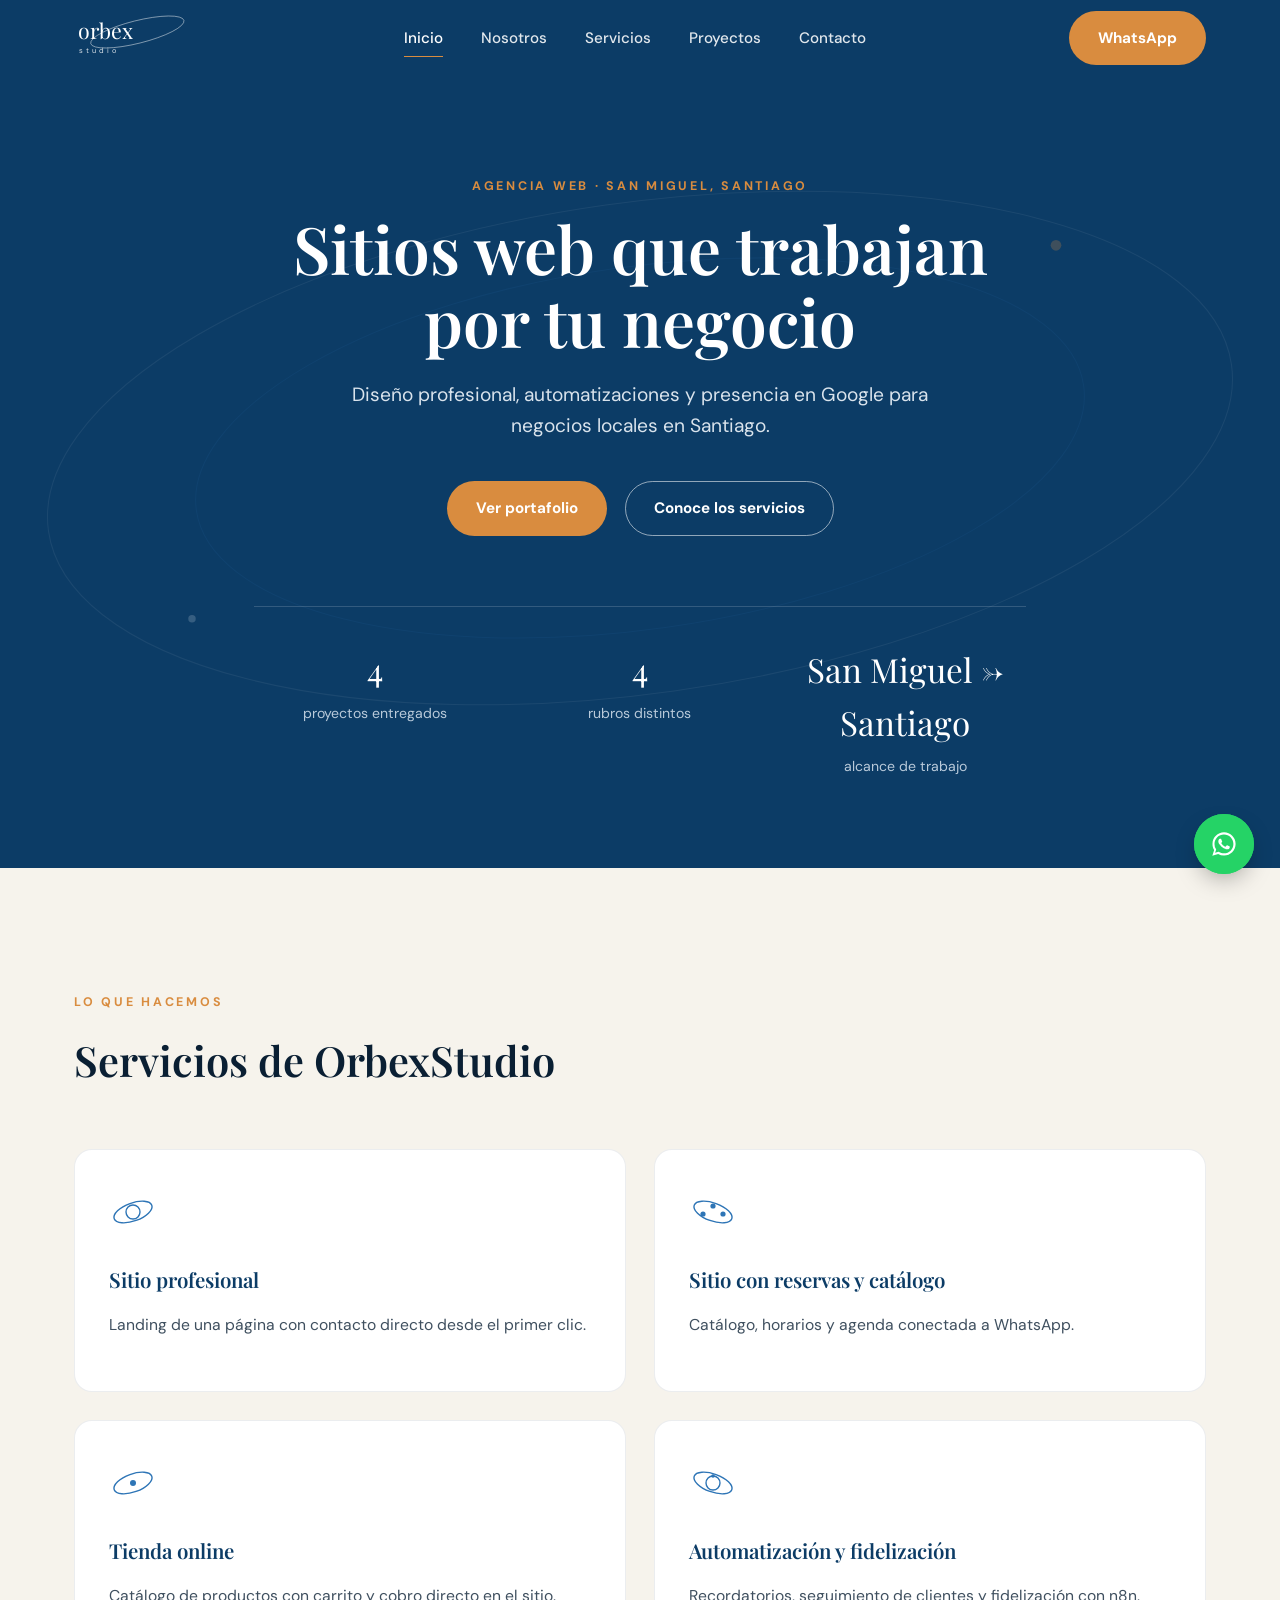
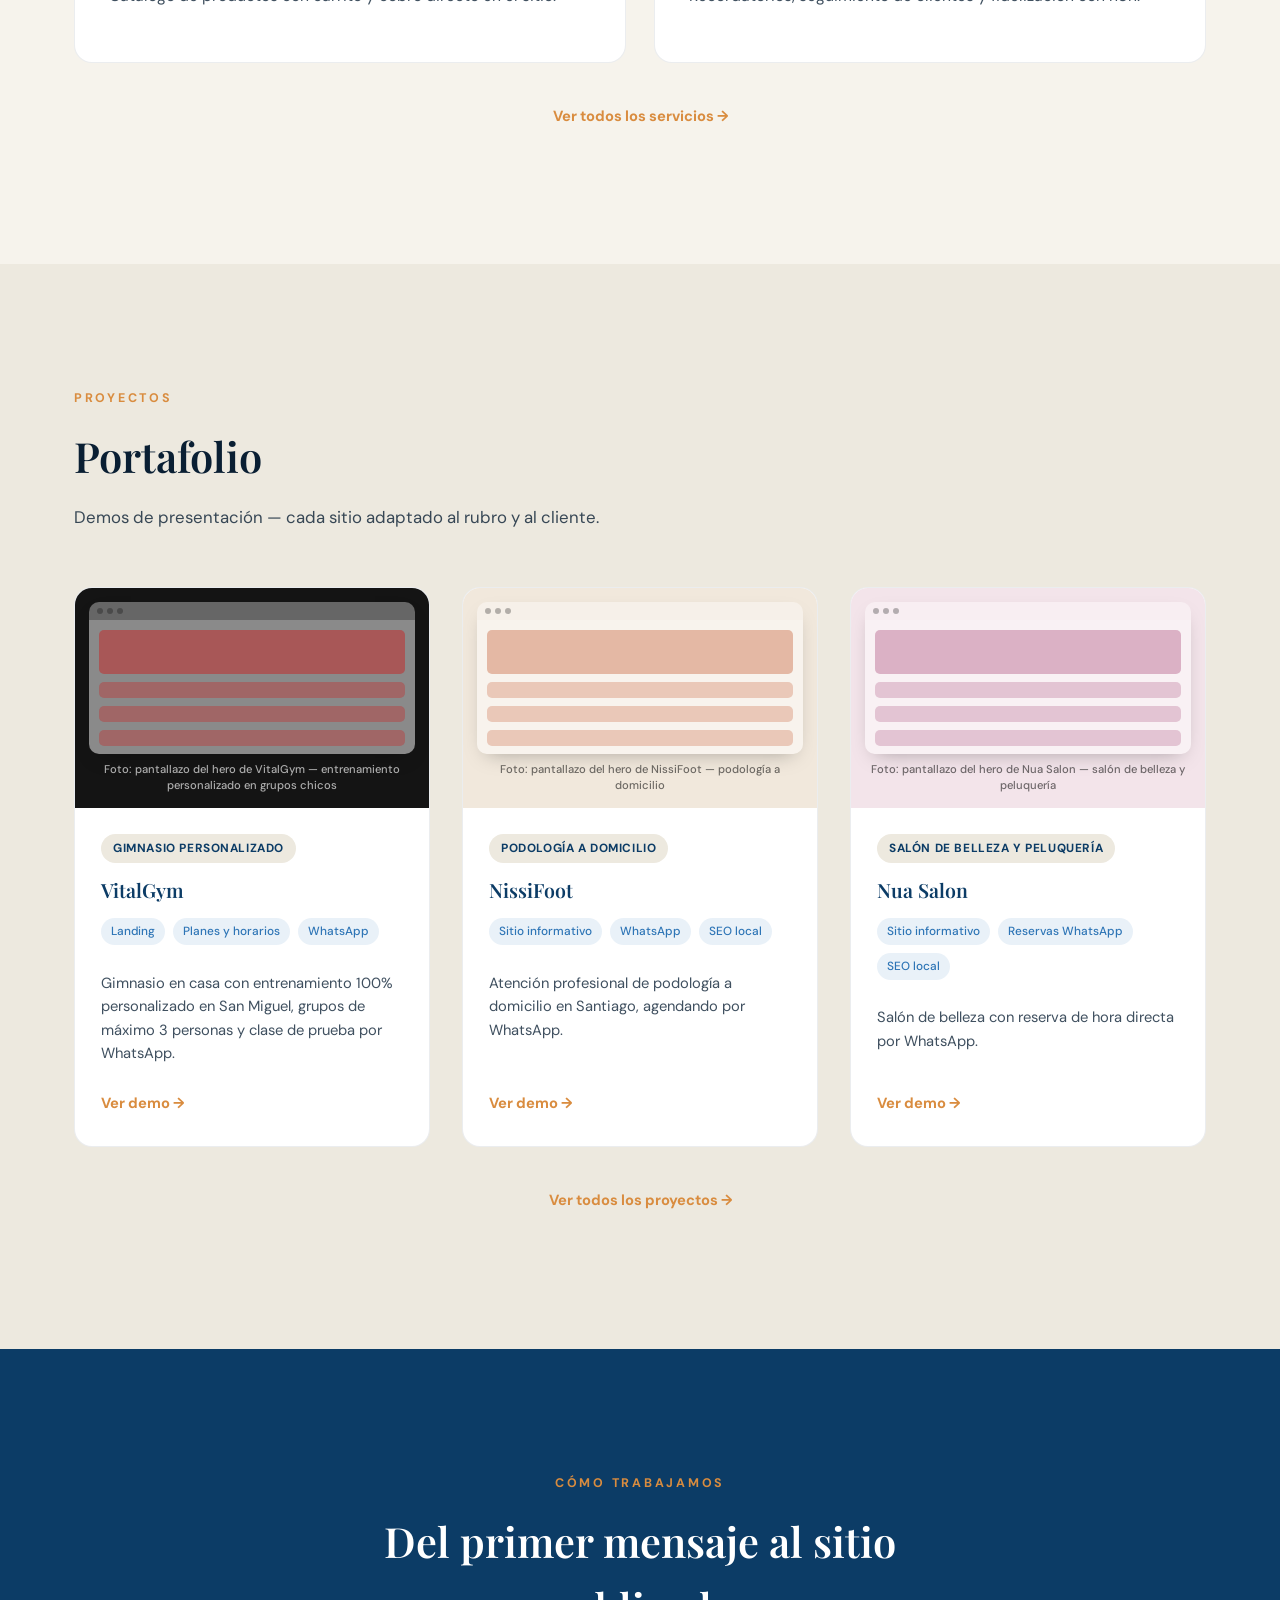
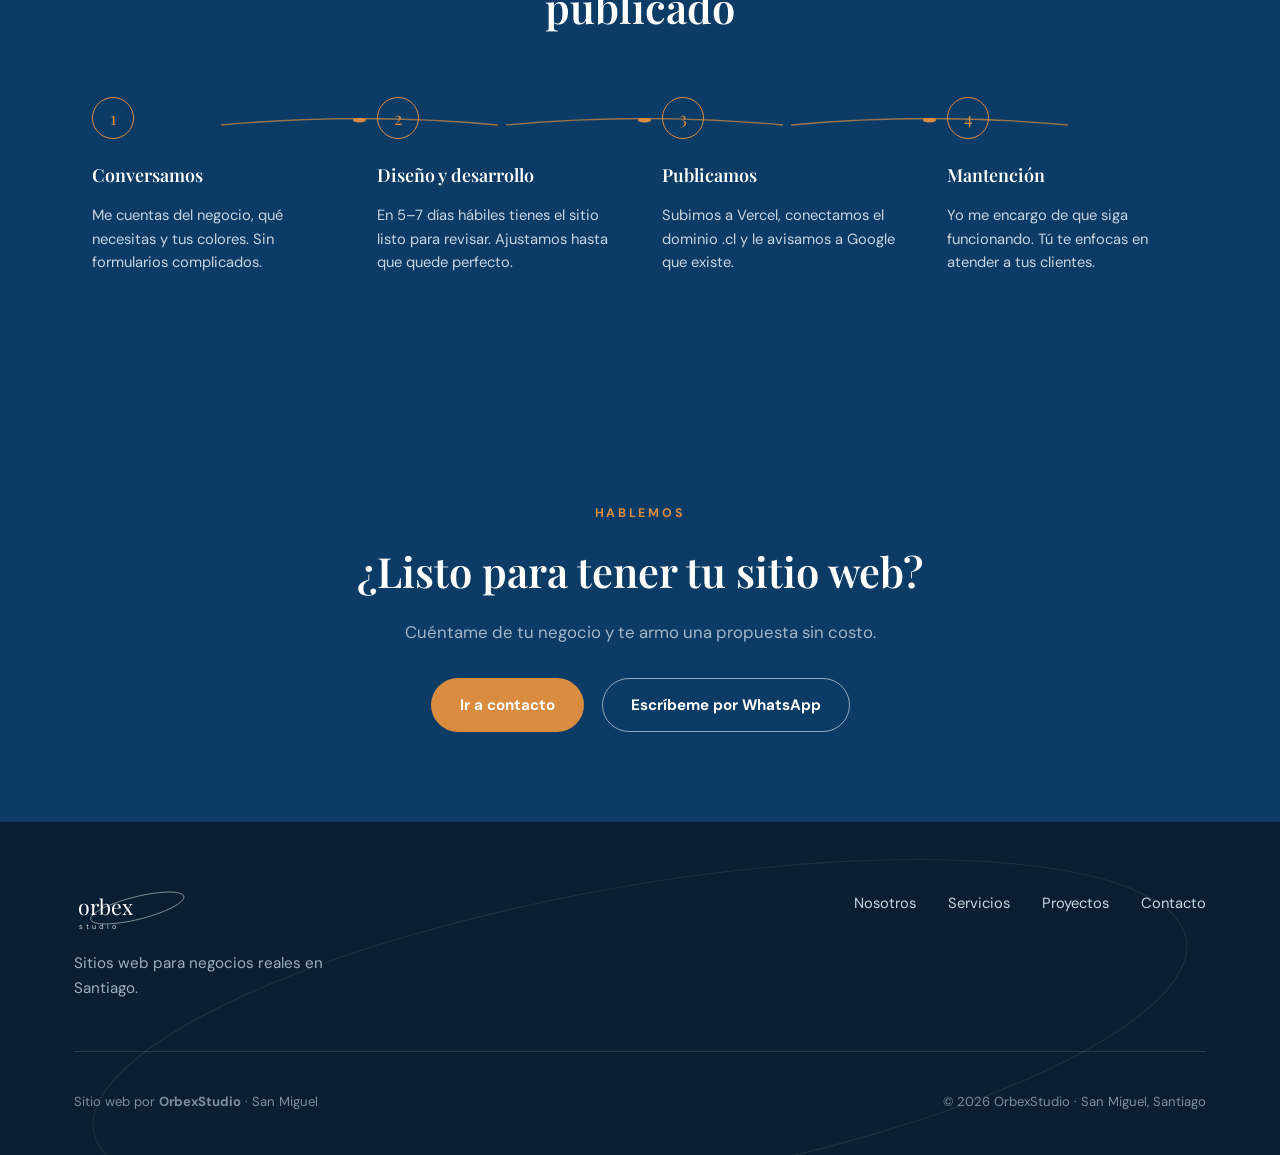
<file: index.html>
<!DOCTYPE html>
<html lang="es-CL">
<head>
<meta charset="UTF-8" />
<meta name="viewport" content="width=device-width, initial-scale=1.0" />
<title>OrbexStudio — Agencia Web en San Miguel, Santiago</title>
<meta name="description" content="Agencia web en San Miguel, Santiago. Sitios profesionales, automatizaciones con n8n y SEO local para negocios de Santiago." />
<meta name="keywords" content="agencia web, sitios web San Miguel, automatizaciones n8n, SEO local Santiago, diseño web Santiago" />
<meta property="og:title" content="OrbexStudio — Agencia Web en San Miguel, Santiago" />
<meta property="og:description" content="Sitios profesionales, automatizaciones y SEO local para negocios de Santiago. Diseño a medida, sin plantillas." />
<meta property="og:type" content="website" />

<link rel="preconnect" href="https://fonts.googleapis.com">
<link rel="preconnect" href="https://fonts.gstatic.com" crossorigin>
<link href="https://fonts.googleapis.com/css2?family=Playfair+Display:ital,wght@0,500;0,600;0,700;1,500&family=DM+Sans:wght@400;500;700&display=swap" rel="stylesheet">
<link rel="stylesheet" href="/styles.css">

<!-- Google Analytics 4 -->
<script async src="https://www.googletagmanager.com/gtag/js?id=G-7DL0L5EWTR"></script>
<script>
  window.dataLayer = window.dataLayer || [];
  function gtag(){dataLayer.push(arguments);}
  gtag('js', new Date());
  gtag('config', 'G-7DL0L5EWTR');
</script>
</head>
<body>

<!-- ============ NAV ============ -->
<header id="siteHeader">
  <div class="container">
    <a href="/" class="logo" aria-label="OrbexStudio - inicio">
      <svg viewBox="0 0 190 66" role="img" aria-hidden="true">
        <ellipse cx="95" cy="24" rx="72" ry="17" fill="none" stroke="currentColor" stroke-width="1.2" opacity=".55" transform="rotate(-14 95 24)"/>
        <text class="logo-word" x="6" y="35" font-size="32" fill="currentColor">orbex</text>
        <text class="logo-sub" x="8" y="56" font-size="11" letter-spacing="4.5" fill="currentColor" opacity=".85">studio</text>
      </svg>
    </a>
    <nav class="nav-links">
      <a href="/" class="active">Inicio</a>
      <a href="/nosotros">Nosotros</a>
      <a href="/servicios">Servicios</a>
      <a href="/proyectos">Proyectos</a>
      <a href="/contacto">Contacto</a>
    </nav>
    <div class="nav-cta">
      <a href="https://wa.me/56979282151" target="_blank" rel="noopener" class="btn btn-primary btn-outline-cta">WhatsApp</a>
      <button class="nav-toggle" id="navToggle" aria-label="Abrir menú">
        <span></span><span></span><span></span>
      </button>
    </div>
  </div>
</header>

<!-- ============ HERO ============ -->
<section class="hero" id="top">
  <svg class="hero-orbit" viewBox="0 0 1200 800" preserveAspectRatio="xMidYMid slice" aria-hidden="true">
    <ellipse cx="600" cy="420" rx="560" ry="230" fill="none" stroke="#ffffff" stroke-width="1" opacity=".18" transform="rotate(-8 600 420)"/>
    <ellipse cx="600" cy="420" rx="420" ry="170" fill="none" stroke="#2E75B6" stroke-width="1" opacity=".3" transform="rotate(-8 600 420)"/>
    <circle cx="990" cy="230" r="5" fill="#D98C3F" opacity=".7"/>
    <circle cx="180" cy="580" r="3.5" fill="#ffffff" opacity=".5"/>
  </svg>
  <div class="container hero-inner">
    <span class="eyebrow">Agencia web · San Miguel, Santiago</span>
    <h1 class="reveal">Sitios web que trabajan por tu negocio</h1>
    <p class="subtitle reveal">Diseño profesional, automatizaciones y presencia en Google para negocios locales en Santiago.</p>
    <div class="hero-ctas reveal">
      <a href="/proyectos" class="btn btn-primary">Ver portafolio</a>
      <a href="/servicios" class="btn btn-outline">Conoce los servicios</a>
    </div>
    <div class="hero-stats reveal">
      <div class="stat"><div class="stat-num">4</div><div class="stat-label">proyectos entregados</div></div>
      <div class="stat"><div class="stat-num">4</div><div class="stat-label">rubros distintos</div></div>
      <div class="stat"><div class="stat-num">San Miguel → Santiago</div><div class="stat-label">alcance de trabajo</div></div>
    </div>
  </div>
</section>

<!-- ============ SERVICIOS (resumen) ============ -->
<section class="services" id="servicios-preview">
  <div class="container">
    <div class="section-head reveal">
      <span class="eyebrow">Lo que hacemos</span>
      <h2>Servicios de OrbexStudio</h2>
    </div>
    <div class="services-grid">

      <div class="card reveal">
        <div class="card-icon">
          <svg width="48" height="48" viewBox="0 0 48 48" aria-hidden="true">
            <ellipse cx="24" cy="24" rx="20" ry="9" fill="none" stroke="currentColor" stroke-width="1.4" transform="rotate(-20 24 24)"/>
            <circle cx="24" cy="24" r="7" fill="none" stroke="currentColor" stroke-width="1.4"/>
          </svg>
        </div>
        <h3>Sitio profesional</h3>
        <p>Landing de una página con contacto directo desde el primer clic.</p>
      </div>

      <div class="card reveal">
        <div class="card-icon">
          <svg width="48" height="48" viewBox="0 0 48 48" aria-hidden="true">
            <ellipse cx="24" cy="24" rx="20" ry="9" fill="none" stroke="currentColor" stroke-width="1.4" transform="rotate(20 24 24)"/>
            <circle cx="14" cy="26" r="2.6" fill="currentColor"/>
            <circle cx="24" cy="18" r="2.6" fill="currentColor"/>
            <circle cx="34" cy="26" r="2.6" fill="currentColor"/>
          </svg>
        </div>
        <h3>Sitio con reservas y catálogo</h3>
        <p>Catálogo, horarios y agenda conectada a WhatsApp.</p>
      </div>

      <div class="card reveal">
        <div class="card-icon">
          <svg width="48" height="48" viewBox="0 0 48 48" aria-hidden="true">
            <ellipse cx="24" cy="24" rx="20" ry="9" fill="none" stroke="currentColor" stroke-width="1.4" transform="rotate(-20 24 24)"/>
            <circle cx="24" cy="24" r="3" fill="currentColor"/>
          </svg>
        </div>
        <h3>Tienda online</h3>
        <p>Catálogo de productos con carrito y cobro directo en el sitio.</p>
      </div>

      <div class="card reveal">
        <div class="card-icon">
          <svg width="48" height="48" viewBox="0 0 48 48" aria-hidden="true">
            <ellipse cx="24" cy="24" rx="20" ry="9" fill="none" stroke="currentColor" stroke-width="1.4" transform="rotate(20 24 24)"/>
            <circle cx="24" cy="24" r="7" fill="none" stroke="currentColor" stroke-width="1.4"/>
            <circle cx="24" cy="17" r="1.8" fill="currentColor"/>
          </svg>
        </div>
        <h3>Automatización y fidelización</h3>
        <p>Recordatorios, seguimiento de clientes y fidelización con n8n.</p>
      </div>

    </div>
    <p style="text-align:center;margin-top:40px;">
      <a href="/servicios" class="proj-link" style="justify-content:center;">Ver todos los servicios →</a>
    </p>
  </div>
</section>

<!-- ============ PROYECTOS (preview) ============ -->
<section class="portfolio" id="proyectos-preview">
  <div class="container">
    <div class="section-head reveal">
      <span class="eyebrow">Proyectos</span>
      <h2>Portafolio</h2>
      <p>Demos de presentación — cada sitio adaptado al rubro y al cliente.</p>
    </div>

    <div class="portfolio-grid portfolio-grid--preview">

      <article class="proj-card reveal">
        <div class="proj-thumb" style="background:#141414;">
          <div class="mockup-window">
            <div class="mockup-bar"><span></span><span></span><span></span></div>
            <div class="mockup-scene">
              <div class="mockup-scene-inner" style="--proj-accent:#CC1A1A;">
                <div class="mockup-block mockup-hero"></div>
                <div class="mockup-block"></div>
                <div class="mockup-block"></div>
                <div class="mockup-block"></div>
                <div class="mockup-block"></div>
                <div class="mockup-block"></div>
                <div class="mockup-block"></div>
                <div class="mockup-block"></div>
                <div class="mockup-block"></div>
              </div>
            </div>
          </div>
          <p class="proj-thumb-caption" style="color:rgba(255,255,255,.65);">Foto: pantallazo del hero de VitalGym — entrenamiento personalizado en grupos chicos</p>
        </div>
        <div class="proj-body">
          <span class="proj-badge">Gimnasio personalizado</span>
          <h3>VitalGym</h3>
          <div class="proj-tags"><span>Landing</span><span>Planes y horarios</span><span>WhatsApp</span></div>
          <p class="desc">Gimnasio en casa con entrenamiento 100% personalizado en San Miguel, grupos de máximo 3 personas y clase de prueba por WhatsApp.</p>
          <a href="https://www.vitalgym.cl" target="_blank" rel="noopener" class="proj-link">Ver demo →</a>
        </div>
      </article>

      <article class="proj-card reveal">
        <div class="proj-thumb" style="background:#F1E8DC;">
          <div class="mockup-window">
            <div class="mockup-bar"><span></span><span></span><span></span></div>
            <div class="mockup-scene">
              <div class="mockup-scene-inner" style="--proj-accent:#C96F4A;">
                <div class="mockup-block mockup-hero"></div>
                <div class="mockup-block"></div>
                <div class="mockup-block"></div>
                <div class="mockup-block"></div>
                <div class="mockup-block"></div>
                <div class="mockup-block"></div>
                <div class="mockup-block"></div>
                <div class="mockup-block"></div>
                <div class="mockup-block"></div>
              </div>
            </div>
          </div>
          <p class="proj-thumb-caption">Foto: pantallazo del hero de NissiFoot — podología a domicilio</p>
        </div>
        <div class="proj-body">
          <span class="proj-badge">Podología a domicilio</span>
          <h3>NissiFoot</h3>
          <div class="proj-tags"><span>Sitio informativo</span><span>WhatsApp</span><span>SEO local</span></div>
          <p class="desc">Atención profesional de podología a domicilio en Santiago, agendando por WhatsApp.</p>
          <a href="https://nissifoot.vercel.app" target="_blank" rel="noopener" class="proj-link">Ver demo →</a>
        </div>
      </article>

      <article class="proj-card reveal">
        <div class="proj-thumb" style="background:#F3E4EA;">
          <div class="mockup-window">
            <div class="mockup-bar"><span></span><span></span><span></span></div>
            <div class="mockup-scene">
              <div class="mockup-scene-inner" style="--proj-accent:#B5638C;">
                <div class="mockup-block mockup-hero"></div>
                <div class="mockup-block"></div>
                <div class="mockup-block"></div>
                <div class="mockup-block"></div>
                <div class="mockup-block"></div>
                <div class="mockup-block"></div>
                <div class="mockup-block"></div>
                <div class="mockup-block"></div>
                <div class="mockup-block"></div>
              </div>
            </div>
          </div>
          <p class="proj-thumb-caption">Foto: pantallazo del hero de Nua Salon — salón de belleza y peluquería</p>
        </div>
        <div class="proj-body">
          <span class="proj-badge">Salón de belleza y peluquería</span>
          <h3>Nua Salon</h3>
          <div class="proj-tags"><span>Sitio informativo</span><span>Reservas WhatsApp</span><span>SEO local</span></div>
          <p class="desc">Salón de belleza con reserva de hora directa por WhatsApp.</p>
          <a href="https://nua-salon-demo.vercel.app/" target="_blank" rel="noopener" class="proj-link">Ver demo →</a>
        </div>
      </article>

    </div>
    <p style="text-align:center;margin-top:40px;">
      <a href="/proyectos" class="proj-link" style="justify-content:center;">Ver todos los proyectos →</a>
    </p>
  </div>
</section>

<!-- ============ PROCESO ============ -->
<section class="proceso" id="proceso">
  <div class="container">
    <div class="section-head center reveal" style="margin-left:auto;margin-right:auto;">
      <span class="eyebrow">Cómo trabajamos</span>
      <h2>Del primer mensaje al sitio publicado</h2>
    </div>
    <div class="steps">
      <div class="step reveal">
        <div class="step-num">1</div>
        <h3>Conversamos</h3>
        <p>Me cuentas del negocio, qué necesitas y tus colores. Sin formularios complicados.</p>
      </div>
      <div class="step reveal">
        <svg class="step-connector" viewBox="0 0 100 14" preserveAspectRatio="none" aria-hidden="true">
          <path d="M0 7 Q50 -6 100 7" fill="none" stroke="#D98C3F" stroke-width="1.3" opacity=".7"/>
          <circle cx="50" cy="2" r="2.4" fill="#D98C3F"/>
        </svg>
        <div class="step-num">2</div>
        <h3>Diseño y desarrollo</h3>
        <p>En 5–7 días hábiles tienes el sitio listo para revisar. Ajustamos hasta que quede perfecto.</p>
      </div>
      <div class="step reveal">
        <svg class="step-connector" viewBox="0 0 100 14" preserveAspectRatio="none" aria-hidden="true">
          <path d="M0 7 Q50 -6 100 7" fill="none" stroke="#D98C3F" stroke-width="1.3" opacity=".7"/>
          <circle cx="50" cy="2" r="2.4" fill="#D98C3F"/>
        </svg>
        <div class="step-num">3</div>
        <h3>Publicamos</h3>
        <p>Subimos a Vercel, conectamos el dominio .cl y le avisamos a Google que existe.</p>
      </div>
      <div class="step reveal">
        <svg class="step-connector" viewBox="0 0 100 14" preserveAspectRatio="none" aria-hidden="true">
          <path d="M0 7 Q50 -6 100 7" fill="none" stroke="#D98C3F" stroke-width="1.3" opacity=".7"/>
          <circle cx="50" cy="2" r="2.4" fill="#D98C3F"/>
        </svg>
        <div class="step-num">4</div>
        <h3>Mantención</h3>
        <p>Yo me encargo de que siga funcionando. Tú te enfocas en atender a tus clientes.</p>
      </div>
    </div>
  </div>
</section>

<!-- ============ CTA FINAL ============ -->
<section class="cta-final">
  <div class="container">
    <div class="section-head center reveal">
      <span class="eyebrow">Hablemos</span>
      <h2>¿Listo para tener tu sitio web?</h2>
      <p>Cuéntame de tu negocio y te armo una propuesta sin costo.</p>
    </div>
    <div class="cta-actions reveal">
      <a href="/contacto" class="btn btn-primary">Ir a contacto</a>
      <a href="https://wa.me/56979282151" target="_blank" rel="noopener" class="btn btn-outline">Escríbeme por WhatsApp</a>
    </div>
  </div>
</section>

<!-- ============ FOOTER ============ -->
<footer>
  <svg class="footer-orbit" viewBox="0 0 1200 400" preserveAspectRatio="xMidYMid slice" aria-hidden="true">
    <ellipse cx="600" cy="200" rx="520" ry="140" fill="none" stroke="#ffffff" stroke-width="1" transform="rotate(-10 600 200)"/>
  </svg>
  <div class="container">
    <div class="footer-top">
      <div>
        <a href="/" class="logo" aria-label="OrbexStudio">
          <svg viewBox="0 0 190 66" width="140" role="img" aria-hidden="true">
            <ellipse cx="95" cy="24" rx="72" ry="17" fill="none" stroke="currentColor" stroke-width="1.2" opacity=".55" transform="rotate(-14 95 24)"/>
            <text class="logo-word" x="6" y="35" font-size="32" fill="currentColor">orbex</text>
            <text class="logo-sub" x="8" y="56" font-size="11" letter-spacing="4.5" fill="currentColor" opacity=".85">studio</text>
          </svg>
        </a>
        <p class="footer-tagline">Sitios web para negocios reales en Santiago.</p>
      </div>
      <nav class="footer-links">
        <a href="/nosotros">Nosotros</a>
        <a href="/servicios">Servicios</a>
        <a href="/proyectos">Proyectos</a>
        <a href="/contacto">Contacto</a>
      </nav>
    </div>
    <div class="footer-bottom">
      <p>Sitio web por <strong>OrbexStudio</strong> · San Miguel</p>
      <p>© 2026 OrbexStudio · San Miguel, Santiago</p>
    </div>
  </div>
</footer>

<a href="https://wa.me/56979282151" target="_blank" rel="noopener" class="float-whatsapp" aria-label="Escríbenos por WhatsApp">
  <svg width="28" height="28" viewBox="0 0 24 24" fill="currentColor"><path d="M12.04 2C6.58 2 2.13 6.45 2.13 11.91c0 1.9.5 3.68 1.44 5.23L2 22l4.99-1.51a9.9 9.9 0 0 0 5.05 1.37h.01c5.46 0 9.9-4.45 9.9-9.91 0-5.46-4.44-9.95-9.91-9.95zm0 18.02c-1.57 0-3.03-.42-4.3-1.16l-.31-.18-3.05.92.92-2.97-.2-.32a8.06 8.06 0 0 1-1.24-4.4c0-4.46 3.63-8.08 8.1-8.08 4.46 0 8.09 3.62 8.09 8.08 0 4.46-3.63 8.11-8.01 8.11zm4.44-6.07c-.24-.12-1.43-.71-1.65-.79-.22-.08-.38-.12-.55.12-.16.24-.63.79-.77.95-.14.16-.28.18-.52.06-.24-.12-1.02-.38-1.94-1.2-.72-.64-1.2-1.43-1.34-1.67-.14-.24-.02-.37.11-.49.11-.11.24-.28.36-.42.12-.14.16-.24.24-.4.08-.16.04-.3-.02-.42-.06-.12-.55-1.34-.76-1.83-.2-.48-.4-.42-.55-.42-.14-.01-.3-.01-.46-.01-.16 0-.42.06-.64.3-.22.24-.85.83-.85 2.02 0 1.19.87 2.34.99 2.5.12.16 1.71 2.6 4.14 3.65.58.25 1.03.4 1.38.51.58.18 1.11.16 1.53.1.47-.07 1.43-.58 1.63-1.15.2-.56.2-1.04.14-1.15-.06-.1-.22-.16-.46-.28z"/></svg>
</a>

<script src="/main.js"></script>

</body>
</html>
</file>
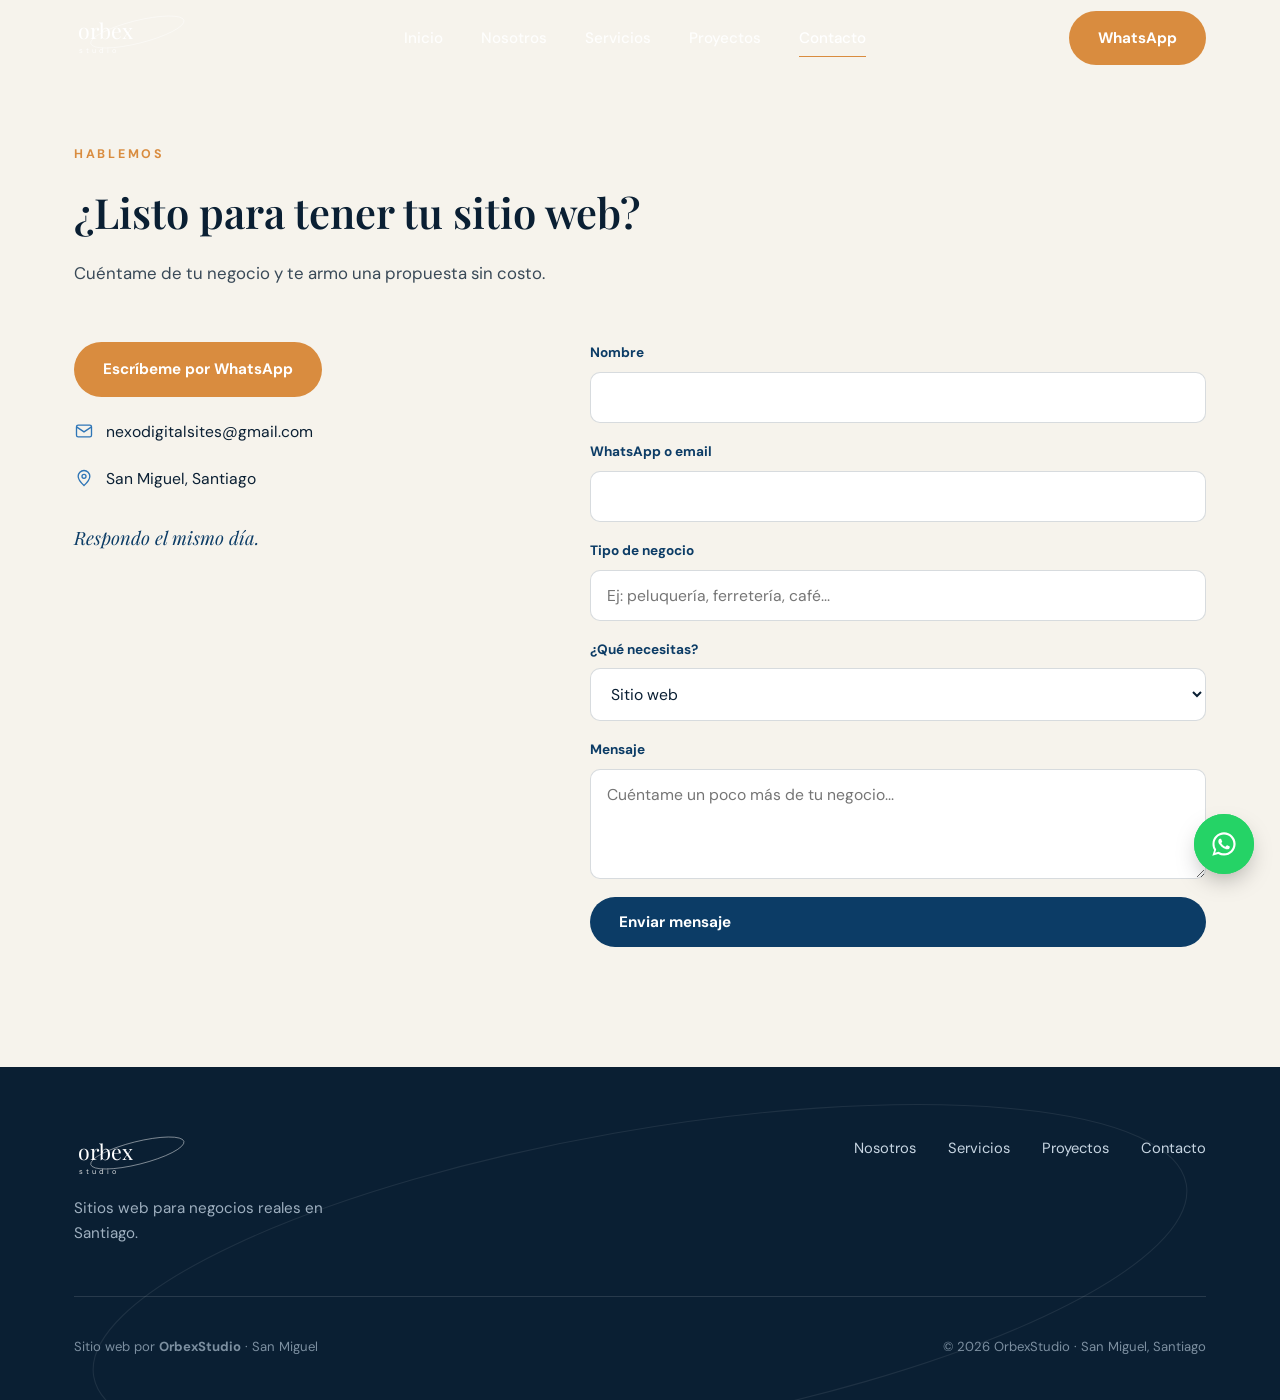
<file: contacto.html>
<!DOCTYPE html>
<html lang="es-CL">
<head>
<meta charset="UTF-8" />
<meta name="viewport" content="width=device-width, initial-scale=1.0" />
<title>Contacto — Agencia Web en San Miguel, Santiago | OrbexStudio</title>
<meta name="description" content="Contacta a OrbexStudio, agencia web en San Miguel, Santiago. Cuéntanos de tu negocio y te armamos una propuesta sin costo." />
<meta name="keywords" content="contacto agencia web, cotizar sitio web, San Miguel, Santiago" />
<meta property="og:title" content="Contacto — OrbexStudio" />
<meta property="og:description" content="Cuéntanos de tu negocio y te armamos una propuesta sin costo." />
<meta property="og:type" content="website" />

<link rel="preconnect" href="https://fonts.googleapis.com">
<link rel="preconnect" href="https://fonts.gstatic.com" crossorigin>
<link href="https://fonts.googleapis.com/css2?family=Playfair+Display:ital,wght@0,500;0,600;0,700;1,500&family=DM+Sans:wght@400;500;700&display=swap" rel="stylesheet">
<link rel="stylesheet" href="/styles.css">

<!-- Google Analytics 4 -->
<script async src="https://www.googletagmanager.com/gtag/js?id=G-7DL0L5EWTR"></script>
<script>
  window.dataLayer = window.dataLayer || [];
  function gtag(){dataLayer.push(arguments);}
  gtag('js', new Date());
  gtag('config', 'G-7DL0L5EWTR');
</script>
</head>
<body>

<!-- ============ NAV ============ -->
<header id="siteHeader">
  <div class="container">
    <a href="/" class="logo" aria-label="OrbexStudio - inicio">
      <svg viewBox="0 0 190 66" role="img" aria-hidden="true">
        <ellipse cx="95" cy="24" rx="72" ry="17" fill="none" stroke="currentColor" stroke-width="1.2" opacity=".55" transform="rotate(-14 95 24)"/>
        <text class="logo-word" x="6" y="35" font-size="32" fill="currentColor">orbex</text>
        <text class="logo-sub" x="8" y="56" font-size="11" letter-spacing="4.5" fill="currentColor" opacity=".85">studio</text>
      </svg>
    </a>
    <nav class="nav-links">
      <a href="/">Inicio</a>
      <a href="/nosotros">Nosotros</a>
      <a href="/servicios">Servicios</a>
      <a href="/proyectos">Proyectos</a>
      <a href="/contacto" class="active">Contacto</a>
    </nav>
    <div class="nav-cta">
      <a href="https://wa.me/56979282151" target="_blank" rel="noopener" class="btn btn-primary btn-outline-cta">WhatsApp</a>
      <button class="nav-toggle" id="navToggle" aria-label="Abrir menú">
        <span></span><span></span><span></span>
      </button>
    </div>
  </div>
</header>

<!-- ============ CONTACTO ============ -->
<section class="contacto top-page" id="contacto">
  <div class="container">
    <div class="section-head reveal">
      <span class="eyebrow">Hablemos</span>
      <h2>¿Listo para tener tu sitio web?</h2>
      <p>Cuéntame de tu negocio y te armo una propuesta sin costo.</p>
    </div>

    <div class="contact-grid">
      <div class="contact-info reveal">
        <a href="https://wa.me/56979282151" target="_blank" rel="noopener" class="btn btn-primary whatsapp-btn">
          Escríbeme por WhatsApp
        </a>
        <div class="contact-line">
          <svg width="20" height="20" viewBox="0 0 24 24" fill="none" stroke="currentColor" stroke-width="1.6"><rect x="3" y="5" width="18" height="14" rx="2"/><path d="M3 7l9 6 9-6"/></svg>
          nexodigitalsites@gmail.com
        </div>
        <div class="contact-line">
          <svg width="20" height="20" viewBox="0 0 24 24" fill="none" stroke="currentColor" stroke-width="1.6"><path d="M12 21s-7-6.1-7-11a7 7 0 0 1 14 0c0 4.9-7 11-7 11z"/><circle cx="12" cy="10" r="2.4"/></svg>
          San Miguel, Santiago
        </div>
        <p class="contact-note">Respondo el mismo día.</p>
      </div>

      <form id="contactForm" class="reveal">
        <div class="field">
          <label for="nombre">Nombre</label>
          <input type="text" id="nombre" name="nombre" required>
        </div>
        <div class="field">
          <label for="contactoCliente">WhatsApp o email</label>
          <input type="text" id="contactoCliente" name="contactoCliente" required>
        </div>
        <div class="field">
          <label for="negocio">Tipo de negocio</label>
          <input type="text" id="negocio" name="negocio" placeholder="Ej: peluquería, ferretería, café...">
        </div>
        <div class="field">
          <label for="necesidad">¿Qué necesitas?</label>
          <select id="necesidad" name="necesidad">
            <option>Sitio web</option>
            <option>Automatización</option>
            <option>SEO</option>
            <option>Mantención</option>
            <option>No sé aún</option>
          </select>
        </div>
        <div class="field">
          <label for="mensaje">Mensaje</label>
          <textarea id="mensaje" name="mensaje" placeholder="Cuéntame un poco más de tu negocio..."></textarea>
        </div>
        <button type="submit" class="btn btn-dark">Enviar mensaje</button>
      </form>
    </div>
  </div>
</section>

<!-- ============ FOOTER ============ -->
<footer>
  <svg class="footer-orbit" viewBox="0 0 1200 400" preserveAspectRatio="xMidYMid slice" aria-hidden="true">
    <ellipse cx="600" cy="200" rx="520" ry="140" fill="none" stroke="#ffffff" stroke-width="1" transform="rotate(-10 600 200)"/>
  </svg>
  <div class="container">
    <div class="footer-top">
      <div>
        <a href="/" class="logo" aria-label="OrbexStudio">
          <svg viewBox="0 0 190 66" width="140" role="img" aria-hidden="true">
            <ellipse cx="95" cy="24" rx="72" ry="17" fill="none" stroke="currentColor" stroke-width="1.2" opacity=".55" transform="rotate(-14 95 24)"/>
            <text class="logo-word" x="6" y="35" font-size="32" fill="currentColor">orbex</text>
            <text class="logo-sub" x="8" y="56" font-size="11" letter-spacing="4.5" fill="currentColor" opacity=".85">studio</text>
          </svg>
        </a>
        <p class="footer-tagline">Sitios web para negocios reales en Santiago.</p>
      </div>
      <nav class="footer-links">
        <a href="/nosotros">Nosotros</a>
        <a href="/servicios">Servicios</a>
        <a href="/proyectos">Proyectos</a>
        <a href="/contacto">Contacto</a>
      </nav>
    </div>
    <div class="footer-bottom">
      <p>Sitio web por <strong>OrbexStudio</strong> · San Miguel</p>
      <p>© 2026 OrbexStudio · San Miguel, Santiago</p>
    </div>
  </div>
</footer>

<a href="https://wa.me/56979282151" target="_blank" rel="noopener" class="float-whatsapp" aria-label="Escríbenos por WhatsApp">
  <svg width="28" height="28" viewBox="0 0 24 24" fill="currentColor"><path d="M12.04 2C6.58 2 2.13 6.45 2.13 11.91c0 1.9.5 3.68 1.44 5.23L2 22l4.99-1.51a9.9 9.9 0 0 0 5.05 1.37h.01c5.46 0 9.9-4.45 9.9-9.91 0-5.46-4.44-9.95-9.91-9.95zm0 18.02c-1.57 0-3.03-.42-4.3-1.16l-.31-.18-3.05.92.92-2.97-.2-.32a8.06 8.06 0 0 1-1.24-4.4c0-4.46 3.63-8.08 8.1-8.08 4.46 0 8.09 3.62 8.09 8.08 0 4.46-3.63 8.11-8.01 8.11zm4.44-6.07c-.24-.12-1.43-.71-1.65-.79-.22-.08-.38-.12-.55.12-.16.24-.63.79-.77.95-.14.16-.28.18-.52.06-.24-.12-1.02-.38-1.94-1.2-.72-.64-1.2-1.43-1.34-1.67-.14-.24-.02-.37.11-.49.11-.11.24-.28.36-.42.12-.14.16-.24.24-.4.08-.16.04-.3-.02-.42-.06-.12-.55-1.34-.76-1.83-.2-.48-.4-.42-.55-.42-.14-.01-.3-.01-.46-.01-.16 0-.42.06-.64.3-.22.24-.85.83-.85 2.02 0 1.19.87 2.34.99 2.5.12.16 1.71 2.6 4.14 3.65.58.25 1.03.4 1.38.51.58.18 1.11.16 1.53.1.47-.07 1.43-.58 1.63-1.15.2-.56.2-1.04.14-1.15-.06-.1-.22-.16-.46-.28z"/></svg>
</a>

<script src="/main.js"></script>
<script>
  // WEBHOOK n8n CONECTAR AQUÍ
  // Cuando n8n esté activo, reemplazar el bloque de abajo por un fetch()
  // POST hacia el webhook de n8n con los mismos datos del formulario.
  document.getElementById('contactForm').addEventListener('submit', function(e){
    e.preventDefault();
    var data = new FormData(e.target);
    var texto = 'Hola OrbexStudio, quiero cotizar un sitio web.%0A%0A' +
      'Nombre: ' + encodeURIComponent(data.get('nombre')) + '%0A' +
      'Contacto: ' + encodeURIComponent(data.get('contactoCliente')) + '%0A' +
      'Negocio: ' + encodeURIComponent(data.get('negocio')) + '%0A' +
      'Necesito: ' + encodeURIComponent(data.get('necesidad')) + '%0A' +
      'Mensaje: ' + encodeURIComponent(data.get('mensaje'));
    window.open('https://wa.me/56979282151?text=' + texto, '_blank');
  });
</script>

</body>
</html>
</file>
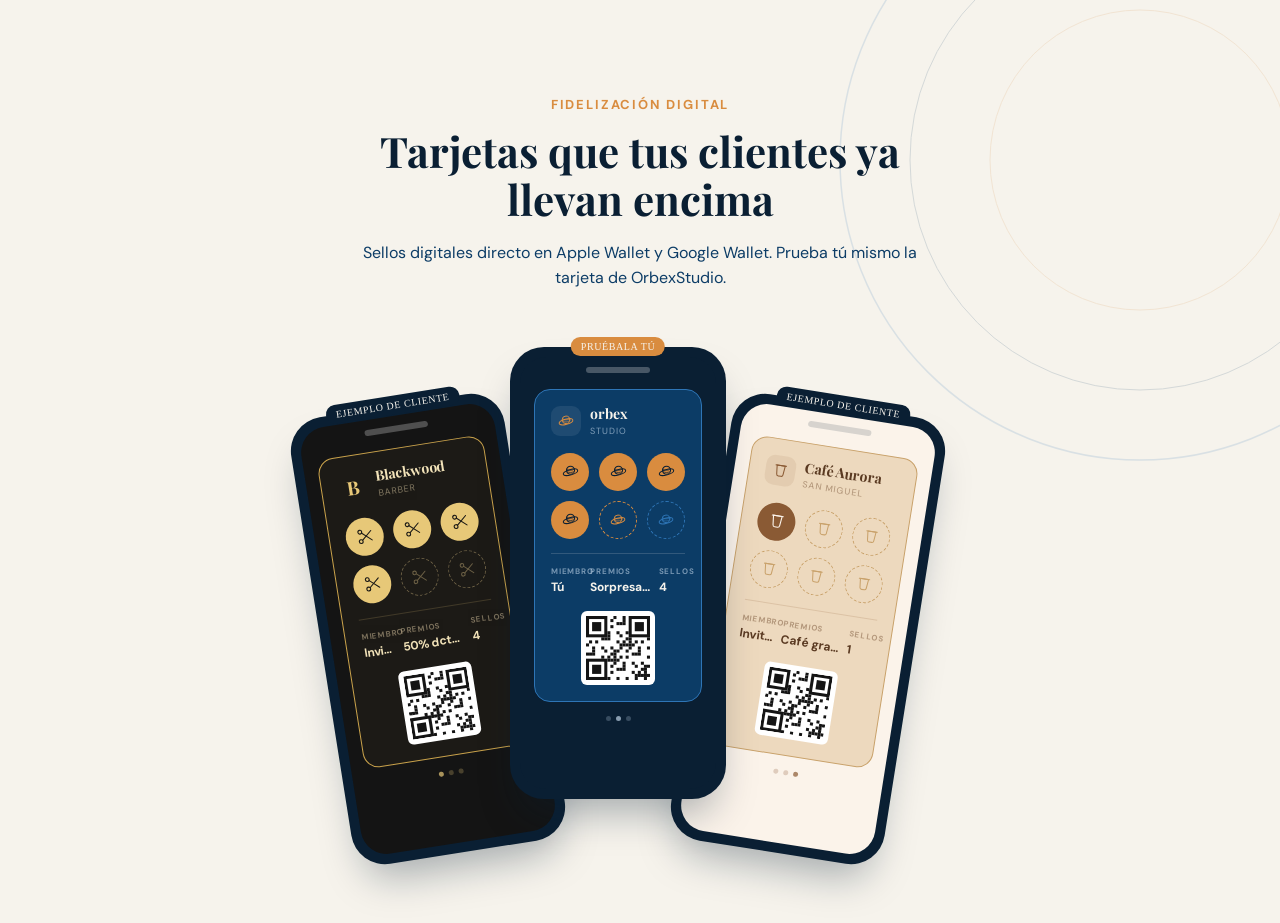
<file: fidelizacion-showcase.html>
<!DOCTYPE html>
<html lang="es-CL">
<head>
<meta charset="UTF-8" />
<meta name="viewport" content="width=device-width, initial-scale=1.0" />
<title>Showcase fidelización — OrbexStudio</title>
<meta name="description" content="Referencia visual de la sección de fidelización: 3 tarjetas de ejemplo dentro de un mock-up de Wallet." />
<meta name="robots" content="noindex, nofollow" />

<link rel="preconnect" href="https://fonts.googleapis.com">
<link rel="preconnect" href="https://fonts.gstatic.com" crossorigin>
<link href="https://fonts.googleapis.com/css2?family=Playfair+Display:wght@600;700&family=DM+Sans:wght@400;500;700&display=swap" rel="stylesheet">

<style>
  *,*::before,*::after{ box-sizing:border-box; }
  body{ margin:0; background:#EDE8DC; }

  /* ============================================================
     SECCIÓN: Fidelización — OrbexStudio
     ============================================================
     Cómo usar:
     1. Copia el bloque <section id="fidelizacion">...</section> y
        pégalo en tu index.html, justo después de tu sección de
        Portafolio.
     2. Copia el bloque <style> completo (menos el reset/body de
        arriba, que es solo para previsualizar esta página suelta)
        dentro de tu <head> o tu CSS existente.

     Es puramente visual, sin formulario ni JS: las 3 tarjetas
     (Blackwood Barber, OrbexStudio, Café Aurora) son solo vitrina.
     ============================================================ */
  #fidelizacion{
    padding:96px 24px;
    background:#F6F3EC;
    position:relative;
    overflow:hidden;
  }
  #fidelizacion .fid-ring{
    position:absolute;
    right:-180px; top:-160px;
    width:640px; height:640px;
    opacity:0.14;
    pointer-events:none;
  }
  #fidelizacion .fid-intro{
    max-width:600px;
    margin:0 auto 56px;
    text-align:center;
    position:relative;
    z-index:2;
  }
  #fidelizacion .fid-kicker{
    font-family:'DM Sans',sans-serif;
    font-size:13px; font-weight:700;
    letter-spacing:0.14em; text-transform:uppercase;
    color:#D98C3F;
  }
  #fidelizacion h2{
    font-family:'Playfair Display',serif;
    font-size:clamp(28px,4vw,42px);
    line-height:1.15;
    color:#0A1F33;
    margin:14px 0 16px;
  }
  #fidelizacion .fid-sub{
    font-family:'DM Sans',sans-serif;
    font-size:16px; line-height:1.6; color:#0C3C66;
  }

  /* --- Fila de tarjetas --- */
  .fid-row{
    position:relative;
    max-width:640px;
    margin:0 auto;
    height:480px;
    z-index:2;
  }
  .fid-phone{
    position:absolute;
    width:216px; height:452px;
    border-radius:34px;
    background:#0A1F33;
    padding:10px;
    box-sizing:border-box;
    box-shadow:0 24px 40px -12px rgba(10,31,51,0.35);
    transition:transform .35s ease, box-shadow .35s ease;
    cursor:pointer;
  }
  .fid-phone:hover{ box-shadow:0 34px 54px -10px rgba(10,31,51,0.45); z-index:9; }

  .fid-phone--a{ left:0;    top:56px; transform:rotate(-9deg); }
  .fid-phone--a:hover{ transform:rotate(-9deg) translateY(-18px) scale(1.03); }
  .fid-phone--b{ left:190px; top:0;   transform:rotate(0deg); z-index:5; }
  .fid-phone--b:hover{ transform:translateY(-18px) scale(1.03); }
  .fid-phone--c{ left:380px; top:56px; transform:rotate(9deg); }
  .fid-phone--c:hover{ transform:rotate(9deg) translateY(-18px) scale(1.03); }

  .fid-screen{
    width:100%; height:100%;
    border-radius:26px; overflow:hidden;
    display:flex; flex-direction:column; box-sizing:border-box;
  }
  .fid-notch{ width:64px; height:6px; border-radius:3px; background:rgba(255,255,255,0.25); margin:10px auto 0; }

  .fid-card{ margin:16px 14px 0; border-radius:16px; padding:16px; box-sizing:border-box; flex-shrink:0; }

  /* Ícono + nombre del negocio */
  .fid-icon-row{ display:flex; align-items:center; gap:9px; margin-bottom:16px; }
  .fid-icon{
    width:30px; height:30px; border-radius:9px; flex-shrink:0;
    display:flex; align-items:center; justify-content:center;
    background:rgba(255,255,255,0.08);
  }
  .fid-icon svg{ width:18px; height:18px; }
  .fid-icon--letter{ background:none; font-family:'Playfair Display',serif; font-weight:700; font-size:19px; }
  .fid-brand-name strong{ display:block; font-family:'Playfair Display',serif; font-size:14px; line-height:1.2; }
  .fid-brand-name span{ display:block; font-family:'DM Sans',sans-serif; font-size:9px; letter-spacing:0.12em; text-transform:uppercase; opacity:0.65; margin-top:2px; }

  /* Grilla de sellos (2 filas x 3) */
  .fid-stamps{ display:grid; grid-template-columns:repeat(3,1fr); gap:10px; margin-bottom:14px; }
  .fid-stamp{ aspect-ratio:1; border-radius:50%; box-sizing:border-box; display:flex; align-items:center; justify-content:center; }
  .fid-stamp svg{ width:50%; height:50%; }
  .fid-stamp.is-empty{ border:1.4px dashed; background:transparent; }
  .fid-stamp.is-next{ animation:fid-pulse 1.8s ease-in-out infinite; }
  @keyframes fid-pulse{
    0%,100%{ box-shadow:0 0 0 0 rgba(217,140,63,0.4); }
    50%{ box-shadow:0 0 0 6px rgba(217,140,63,0); }
  }

  /* Fila MIEMBRO / PREMIOS / SELLOS */
  .fid-stats{ display:flex; justify-content:space-between; gap:8px; margin:0 0 16px; padding-top:12px; border-top:1px solid rgba(255,255,255,0.14); }
  .fid-stat{ min-width:0; }
  .fid-stat dt{ margin:0 0 3px; font-family:'DM Sans',sans-serif; font-size:8px; font-weight:700; letter-spacing:0.1em; text-transform:uppercase; opacity:0.6; }
  .fid-stat dd{ margin:0; font-family:'DM Sans',sans-serif; font-size:12px; font-weight:700; white-space:nowrap; overflow:hidden; text-overflow:ellipsis; }

  /* Código QR */
  .fid-qr{ width:74px; height:74px; margin:0 auto; background:#fff; border-radius:6px; padding:5px; box-sizing:border-box; }
  .fid-qr svg{ width:100%; height:100%; display:block; }

  /* Puntos de carrusel (decorativo, como el picker de Wallet) */
  .fid-dots{ display:flex; justify-content:center; gap:5px; margin-top:14px; }
  .fid-dots span{ width:5px; height:5px; border-radius:50%; }

  .fid-tag{
    position:absolute; top:-10px; left:50%; transform:translateX(-50%);
    background:#0A1F33; color:#F6F3EC; font-size:10px; letter-spacing:0.06em;
    text-transform:uppercase; padding:4px 10px; border-radius:999px; white-space:nowrap;
  }
  .fid-tag--active{ background:#D98C3F; }

  /* --- Responsive: móvil, sin overlap ni hover --- */
  @media (max-width:680px){
    .fid-row{
      display:flex; gap:20px; overflow-x:auto; scroll-snap-type:x mandatory;
      height:auto; padding:24px 4px 8px; -webkit-overflow-scrolling:touch;
    }
    .fid-phone{ position:static; transform:none !important; flex:0 0 auto; scroll-snap-align:center; }
    .fid-phone:hover{ transform:none !important; }
  }
</style>
</head>
<body>

<section id="fidelizacion">
  <svg class="fid-ring" viewBox="0 0 640 640" xmlns="http://www.w3.org/2000/svg">
    <circle cx="320" cy="320" r="300" fill="none" stroke="#2E75B6" stroke-width="1.5"/>
    <circle cx="320" cy="320" r="230" fill="none" stroke="#0C3C66" stroke-width="1"/>
    <circle cx="320" cy="320" r="150" fill="none" stroke="#D98C3F" stroke-width="1"/>
  </svg>

  <!-- Sprite de íconos, oculto. Reutilizado por las 3 tarjetas via <use>. -->
  <svg width="0" height="0" style="position:absolute;overflow:hidden" aria-hidden="true">
    <defs>
      <!-- Sellos: planeta con anillo (identidad OrbexStudio) -->
      <symbol id="fid-i-planet" viewBox="0 0 24 24">
        <g fill="none" stroke="currentColor" stroke-width="1.3" stroke-linecap="round">
          <ellipse cx="12" cy="13" rx="9.4" ry="3.4" transform="rotate(-16 12 13)" />
          <circle cx="12" cy="10.5" r="5.1" />
          <path d="M7.6 9.2c1.4.9 2.9 1.3 4.4 1.3s3-.4 4.4-1.3" stroke-width="1" opacity=".85" />
          <path d="M8.2 12.4c1.2.6 2.5.9 3.8.9s2.6-.3 3.8-.9" stroke-width="1" opacity=".85" />
        </g>
      </symbol>
      <!-- Sellos: tijeras (barbería) -->
      <symbol id="fid-i-scissors" viewBox="0 0 24 24">
        <g fill="none" stroke="currentColor" stroke-width="1.4" stroke-linecap="round" stroke-linejoin="round">
          <circle cx="6" cy="6" r="2.4"/>
          <circle cx="6" cy="18" r="2.4"/>
          <line x1="8.2" y1="7.6" x2="20" y2="18"/>
          <line x1="8.2" y1="16.4" x2="20" y2="6"/>
        </g>
      </symbol>
      <!-- Sellos: vaso/taza (cafetería) -->
      <symbol id="fid-i-cup" viewBox="0 0 24 24">
        <g fill="none" stroke="currentColor" stroke-width="1.4" stroke-linecap="round" stroke-linejoin="round">
          <path d="M6.5 5h11l-1.3 12.2a2.4 2.4 0 0 1-2.4 2.1h-3.6a2.4 2.4 0 0 1-2.4-2.1L6.5 5z"/>
          <line x1="5" y1="5" x2="19" y2="5"/>
        </g>
      </symbol>
      <!-- Código QR falso (decorativo, no escaneable) -->
      <symbol id="fid-i-qr" viewBox="0 0 63 63">
        <rect width="63" height="63" fill="#fff"/>
        <g fill="#141414">
          <rect x="0" y="0" width="21" height="21"/><rect x="3" y="3" width="15" height="15" fill="#fff"/><rect x="6" y="6" width="9" height="9"/>
          <rect x="42" y="0" width="21" height="21"/><rect x="45" y="3" width="15" height="15" fill="#fff"/><rect x="48" y="6" width="9" height="9"/>
          <rect x="0" y="42" width="21" height="21"/><rect x="3" y="45" width="15" height="15" fill="#fff"/><rect x="6" y="48" width="9" height="9"/>
          <rect x="27" y="0" width="3" height="3"/><rect x="36" y="0" width="3" height="3"/>
          <rect x="24" y="3" width="3" height="3"/><rect x="36" y="3" width="3" height="3"/>
          <rect x="30" y="6" width="3" height="3"/><rect x="33" y="6" width="3" height="3"/><rect x="36" y="6" width="3" height="3"/>
          <rect x="24" y="9" width="3" height="3"/>
          <rect x="21" y="15" width="3" height="3"/><rect x="30" y="15" width="3" height="3"/><rect x="39" y="15" width="3" height="3"/>
          <rect x="21" y="18" width="3" height="3"/><rect x="33" y="18" width="3" height="3"/>
          <rect x="15" y="21" width="3" height="3"/><rect x="18" y="21" width="3" height="3"/><rect x="21" y="21" width="3" height="3"/><rect x="39" y="21" width="3" height="3"/><rect x="42" y="21" width="3" height="3"/><rect x="60" y="21" width="3" height="3"/>
          <rect x="3" y="24" width="3" height="3"/><rect x="9" y="24" width="3" height="3"/><rect x="30" y="24" width="3" height="3"/><rect x="36" y="24" width="3" height="3"/><rect x="42" y="24" width="3" height="3"/><rect x="48" y="24" width="3" height="3"/><rect x="54" y="24" width="3" height="3"/>
          <rect x="0" y="27" width="3" height="3"/><rect x="33" y="27" width="3" height="3"/><rect x="36" y="27" width="3" height="3"/><rect x="39" y="27" width="3" height="3"/><rect x="42" y="27" width="3" height="3"/><rect x="45" y="27" width="3" height="3"/>
          <rect x="6" y="30" width="3" height="3"/><rect x="15" y="30" width="3" height="3"/><rect x="24" y="30" width="3" height="3"/><rect x="33" y="30" width="3" height="3"/><rect x="42" y="30" width="3" height="3"/><rect x="51" y="30" width="3" height="3"/><rect x="60" y="30" width="3" height="3"/>
          <rect x="6" y="33" width="3" height="3"/><rect x="18" y="33" width="3" height="3"/><rect x="27" y="33" width="3" height="3"/><rect x="30" y="33" width="3" height="3"/><rect x="39" y="33" width="3" height="3"/><rect x="51" y="33" width="3" height="3"/>
          <rect x="0" y="36" width="3" height="3"/><rect x="3" y="36" width="3" height="3"/><rect x="6" y="36" width="3" height="3"/><rect x="24" y="36" width="3" height="3"/><rect x="27" y="36" width="3" height="3"/><rect x="45" y="36" width="3" height="3"/><rect x="48" y="36" width="3" height="3"/><rect x="51" y="36" width="3" height="3"/>
          <rect x="15" y="39" width="3" height="3"/><rect x="21" y="39" width="3" height="3"/><rect x="27" y="39" width="3" height="3"/><rect x="33" y="39" width="3" height="3"/><rect x="39" y="39" width="3" height="3"/><rect x="60" y="39" width="3" height="3"/>
          <rect x="21" y="42" width="3" height="3"/><rect x="24" y="42" width="3" height="3"/><rect x="27" y="42" width="3" height="3"/><rect x="30" y="42" width="3" height="3"/>
          <rect x="27" y="45" width="3" height="3"/><rect x="36" y="45" width="3" height="3"/><rect x="45" y="45" width="3" height="3"/><rect x="54" y="45" width="3" height="3"/>
          <rect x="24" y="48" width="3" height="3"/><rect x="36" y="48" width="3" height="3"/><rect x="48" y="48" width="3" height="3"/><rect x="57" y="48" width="3" height="3"/><rect x="60" y="48" width="3" height="3"/>
          <rect x="30" y="51" width="3" height="3"/><rect x="33" y="51" width="3" height="3"/><rect x="36" y="51" width="3" height="3"/><rect x="54" y="51" width="3" height="3"/><rect x="57" y="51" width="3" height="3"/>
          <rect x="24" y="54" width="3" height="3"/><rect x="45" y="54" width="3" height="3"/><rect x="51" y="54" width="3" height="3"/><rect x="57" y="54" width="3" height="3"/>
          <rect x="48" y="57" width="3" height="3"/><rect x="51" y="57" width="3" height="3"/><rect x="54" y="57" width="3" height="3"/><rect x="57" y="57" width="3" height="3"/><rect x="60" y="57" width="3" height="3"/>
          <rect x="21" y="60" width="3" height="3"/><rect x="30" y="60" width="3" height="3"/><rect x="39" y="60" width="3" height="3"/><rect x="48" y="60" width="3" height="3"/><rect x="57" y="60" width="3" height="3"/>
        </g>
      </symbol>
    </defs>
  </svg>

  <div class="fid-intro">
    <div class="fid-kicker">Fidelización digital</div>
    <h2>Tarjetas que tus clientes ya llevan encima</h2>
    <p class="fid-sub">Sellos digitales directo en Apple Wallet y Google Wallet. Prueba tú mismo la tarjeta de OrbexStudio.</p>
  </div>

  <div class="fid-row">

    <!-- Tarjeta A: Blackwood Barber (vitrina) -->
    <div class="fid-phone fid-phone--a">
      <span class="fid-tag">Ejemplo de cliente</span>
      <div class="fid-screen" style="background:#141414; color:#E7C878;">
        <div class="fid-notch"></div>
        <div class="fid-card" style="background:#1C1A16; border:1px solid #C9A24B;">
          <div class="fid-icon-row">
            <div class="fid-icon fid-icon--letter">B</div>
            <div class="fid-brand-name" style="color:#F1E2B8;">
              <strong>Blackwood</strong>
              <span style="color:#B9A98A;">Barber</span>
            </div>
          </div>
          <div class="fid-stamps">
            <div class="fid-stamp" style="background:#E7C878;"><svg style="color:#1C1A16;"><use href="#fid-i-scissors"/></svg></div>
            <div class="fid-stamp" style="background:#E7C878;"><svg style="color:#1C1A16;"><use href="#fid-i-scissors"/></svg></div>
            <div class="fid-stamp" style="background:#E7C878;"><svg style="color:#1C1A16;"><use href="#fid-i-scissors"/></svg></div>
            <div class="fid-stamp" style="background:#E7C878;"><svg style="color:#1C1A16;"><use href="#fid-i-scissors"/></svg></div>
            <div class="fid-stamp is-empty" style="border-color:#6B5F44; color:#6B5F44;"><svg><use href="#fid-i-scissors"/></svg></div>
            <div class="fid-stamp is-empty" style="border-color:#6B5F44; color:#6B5F44;"><svg><use href="#fid-i-scissors"/></svg></div>
          </div>
          <dl class="fid-stats" style="color:#F1E2B8; border-color:rgba(231,200,120,0.18);">
            <div class="fid-stat"><dt style="color:#B9A98A;">Miembro</dt><dd>Invitado</dd></div>
            <div class="fid-stat"><dt style="color:#B9A98A;">Premios</dt><dd>50% dcto. corte</dd></div>
            <div class="fid-stat"><dt style="color:#B9A98A;">Sellos</dt><dd>4</dd></div>
          </dl>
          <div class="fid-qr"><svg><use href="#fid-i-qr"/></svg></div>
        </div>
        <div class="fid-dots">
          <span style="background:rgba(231,200,120,0.7);"></span>
          <span style="background:rgba(231,200,120,0.25);"></span>
          <span style="background:rgba(231,200,120,0.25);"></span>
        </div>
      </div>
    </div>

    <!-- Tarjeta B: OrbexStudio (ACTIVA / funcional) -->
    <div class="fid-phone fid-phone--b" id="fid-phone-orbex">
      <span class="fid-tag fid-tag--active">Pruébala tú</span>
      <div class="fid-screen" style="background:#0A1F33; color:#D98C3F;">
        <div class="fid-notch"></div>
        <div class="fid-card" style="background:#0C3C66; border:1px solid #2E75B6;">
          <div class="fid-icon-row">
            <div class="fid-icon" style="color:#D98C3F;"><svg><use href="#fid-i-planet"/></svg></div>
            <div class="fid-brand-name" style="color:#F6F3EC;">
              <strong>orbex</strong>
              <span style="color:#BFD3E6;">studio</span>
            </div>
          </div>
          <div class="fid-stamps">
            <div class="fid-stamp" style="background:#D98C3F;"><svg style="color:#0A1F33;"><use href="#fid-i-planet"/></svg></div>
            <div class="fid-stamp" style="background:#D98C3F;"><svg style="color:#0A1F33;"><use href="#fid-i-planet"/></svg></div>
            <div class="fid-stamp" style="background:#D98C3F;"><svg style="color:#0A1F33;"><use href="#fid-i-planet"/></svg></div>
            <div class="fid-stamp" style="background:#D98C3F;"><svg style="color:#0A1F33;"><use href="#fid-i-planet"/></svg></div>
            <div class="fid-stamp is-empty is-next" style="border-color:#D98C3F; color:#D98C3F;"><svg><use href="#fid-i-planet"/></svg></div>
            <div class="fid-stamp is-empty" style="border-color:#2E75B6; color:#2E75B6;"><svg><use href="#fid-i-planet"/></svg></div>
          </div>
          <dl class="fid-stats" style="color:#F6F3EC; border-color:rgba(246,243,236,0.16);">
            <div class="fid-stat"><dt style="color:#BFD3E6;">Miembro</dt><dd>Tú</dd></div>
            <div class="fid-stat"><dt style="color:#BFD3E6;">Premios</dt><dd>Sorpresa al 6º</dd></div>
            <div class="fid-stat"><dt style="color:#BFD3E6;">Sellos</dt><dd>4</dd></div>
          </dl>
          <div class="fid-qr"><svg><use href="#fid-i-qr"/></svg></div>
        </div>
        <div class="fid-dots">
          <span style="background:rgba(191,211,230,0.25);"></span>
          <span style="background:rgba(191,211,230,0.7);"></span>
          <span style="background:rgba(191,211,230,0.25);"></span>
        </div>
      </div>
    </div>

    <!-- Tarjeta C: Café Aurora (vitrina) -->
    <div class="fid-phone fid-phone--c">
      <span class="fid-tag">Ejemplo de cliente</span>
      <div class="fid-screen" style="background:#FBF3EA; color:#8A5A34;">
        <div class="fid-notch" style="background:rgba(10,31,51,0.15);"></div>
        <div class="fid-card" style="background:#EDD9BE; border:1px solid #C9A26B;">
          <div class="fid-icon-row">
            <div class="fid-icon" style="color:#8A5A34; background:rgba(138,90,52,0.1);"><svg><use href="#fid-i-cup"/></svg></div>
            <div class="fid-brand-name" style="color:#5A3A22;">
              <strong>Café Aurora</strong>
              <span style="color:#8C6B4F;">San Miguel</span>
            </div>
          </div>
          <div class="fid-stamps">
            <div class="fid-stamp" style="background:#8A5A34;"><svg style="color:#FBF3EA;"><use href="#fid-i-cup"/></svg></div>
            <div class="fid-stamp is-empty" style="border-color:#C9A26B; color:#C9A26B;"><svg><use href="#fid-i-cup"/></svg></div>
            <div class="fid-stamp is-empty" style="border-color:#C9A26B; color:#C9A26B;"><svg><use href="#fid-i-cup"/></svg></div>
            <div class="fid-stamp is-empty" style="border-color:#C9A26B; color:#C9A26B;"><svg><use href="#fid-i-cup"/></svg></div>
            <div class="fid-stamp is-empty" style="border-color:#C9A26B; color:#C9A26B;"><svg><use href="#fid-i-cup"/></svg></div>
            <div class="fid-stamp is-empty" style="border-color:#C9A26B; color:#C9A26B;"><svg><use href="#fid-i-cup"/></svg></div>
          </div>
          <dl class="fid-stats" style="color:#5A3A22; border-color:rgba(138,90,52,0.18);">
            <div class="fid-stat"><dt style="color:#8C6B4F;">Miembro</dt><dd>Invitado</dd></div>
            <div class="fid-stat"><dt style="color:#8C6B4F;">Premios</dt><dd>Café gratis 6ª</dd></div>
            <div class="fid-stat"><dt style="color:#8C6B4F;">Sellos</dt><dd>1</dd></div>
          </dl>
          <div class="fid-qr"><svg><use href="#fid-i-qr"/></svg></div>
        </div>
        <div class="fid-dots">
          <span style="background:rgba(138,90,52,0.25);"></span>
          <span style="background:rgba(138,90,52,0.25);"></span>
          <span style="background:rgba(138,90,52,0.7);"></span>
        </div>
      </div>
    </div>

  </div>
</section>

</body>
</html>
</file>
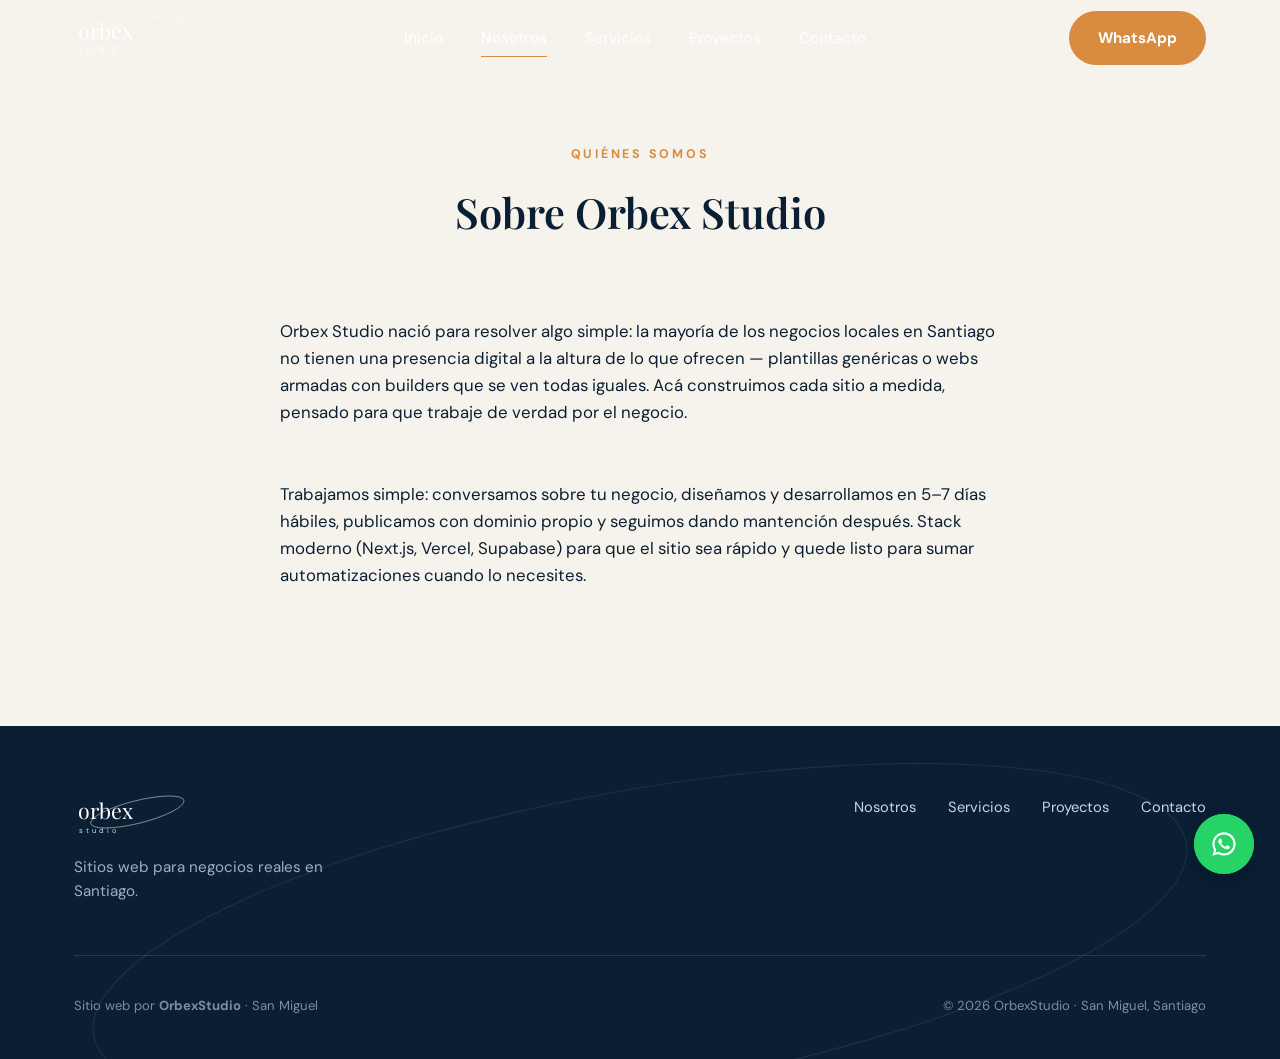
<file: nosotros.html>
<!DOCTYPE html>
<html lang="es-CL">
<head>
<meta charset="UTF-8" />
<meta name="viewport" content="width=device-width, initial-scale=1.0" />
<title>Nosotros — Agencia Web en San Miguel, Santiago | OrbexStudio</title>
<meta name="description" content="Conoce OrbexStudio: agencia web en San Miguel, Santiago, especializada en sitios a medida para negocios locales, sin plantillas genéricas." />
<meta name="keywords" content="agencia web, sitios web a medida, San Miguel, Santiago" />
<meta property="og:title" content="Nosotros — OrbexStudio" />
<meta property="og:description" content="Sitios a medida para negocios locales en Santiago, sin plantillas genéricas ni builders." />
<meta property="og:type" content="website" />

<link rel="preconnect" href="https://fonts.googleapis.com">
<link rel="preconnect" href="https://fonts.gstatic.com" crossorigin>
<link href="https://fonts.googleapis.com/css2?family=Playfair+Display:ital,wght@0,500;0,600;0,700;1,500&family=DM+Sans:wght@400;500;700&display=swap" rel="stylesheet">
<link rel="stylesheet" href="/styles.css">

<!-- Google Analytics 4 -->
<script async src="https://www.googletagmanager.com/gtag/js?id=G-7DL0L5EWTR"></script>
<script>
  window.dataLayer = window.dataLayer || [];
  function gtag(){dataLayer.push(arguments);}
  gtag('js', new Date());
  gtag('config', 'G-7DL0L5EWTR');
</script>
</head>
<body>

<!-- ============ NAV ============ -->
<header id="siteHeader">
  <div class="container">
    <a href="/" class="logo" aria-label="OrbexStudio - inicio">
      <svg viewBox="0 0 190 66" role="img" aria-hidden="true">
        <ellipse cx="95" cy="24" rx="72" ry="17" fill="none" stroke="currentColor" stroke-width="1.2" opacity=".55" transform="rotate(-14 95 24)"/>
        <text class="logo-word" x="6" y="35" font-size="32" fill="currentColor">orbex</text>
        <text class="logo-sub" x="8" y="56" font-size="11" letter-spacing="4.5" fill="currentColor" opacity=".85">studio</text>
      </svg>
    </a>
    <nav class="nav-links">
      <a href="/">Inicio</a>
      <a href="/nosotros" class="active">Nosotros</a>
      <a href="/servicios">Servicios</a>
      <a href="/proyectos">Proyectos</a>
      <a href="/contacto">Contacto</a>
    </nav>
    <div class="nav-cta">
      <a href="https://wa.me/56979282151" target="_blank" rel="noopener" class="btn btn-primary btn-outline-cta">WhatsApp</a>
      <button class="nav-toggle" id="navToggle" aria-label="Abrir menú">
        <span></span><span></span><span></span>
      </button>
    </div>
  </div>
</header>

<!-- ============ NOSOTROS ============ -->
<section class="nosotros top-page">
  <div class="container">
    <div class="section-head center reveal">
      <span class="eyebrow">Quiénes somos</span>
      <h2>Sobre Orbex Studio</h2>
    </div>
    <div class="about-content reveal">
      <p>Orbex Studio nació para resolver algo simple: la mayoría de los negocios locales en Santiago no tienen una presencia digital a la altura de lo que ofrecen — plantillas genéricas o webs armadas con builders que se ven todas iguales. Acá construimos cada sitio a medida, pensado para que trabaje de verdad por el negocio.</p>
      <p>Trabajamos simple: conversamos sobre tu negocio, diseñamos y desarrollamos en 5–7 días hábiles, publicamos con dominio propio y seguimos dando mantención después. Stack moderno (Next.js, Vercel, Supabase) para que el sitio sea rápido y quede listo para sumar automatizaciones cuando lo necesites.</p>
    </div>
  </div>
</section>

<!-- ============ FOOTER ============ -->
<footer>
  <svg class="footer-orbit" viewBox="0 0 1200 400" preserveAspectRatio="xMidYMid slice" aria-hidden="true">
    <ellipse cx="600" cy="200" rx="520" ry="140" fill="none" stroke="#ffffff" stroke-width="1" transform="rotate(-10 600 200)"/>
  </svg>
  <div class="container">
    <div class="footer-top">
      <div>
        <a href="/" class="logo" aria-label="OrbexStudio">
          <svg viewBox="0 0 190 66" width="140" role="img" aria-hidden="true">
            <ellipse cx="95" cy="24" rx="72" ry="17" fill="none" stroke="currentColor" stroke-width="1.2" opacity=".55" transform="rotate(-14 95 24)"/>
            <text class="logo-word" x="6" y="35" font-size="32" fill="currentColor">orbex</text>
            <text class="logo-sub" x="8" y="56" font-size="11" letter-spacing="4.5" fill="currentColor" opacity=".85">studio</text>
          </svg>
        </a>
        <p class="footer-tagline">Sitios web para negocios reales en Santiago.</p>
      </div>
      <nav class="footer-links">
        <a href="/nosotros">Nosotros</a>
        <a href="/servicios">Servicios</a>
        <a href="/proyectos">Proyectos</a>
        <a href="/contacto">Contacto</a>
      </nav>
    </div>
    <div class="footer-bottom">
      <p>Sitio web por <strong>OrbexStudio</strong> · San Miguel</p>
      <p>© 2026 OrbexStudio · San Miguel, Santiago</p>
    </div>
  </div>
</footer>

<a href="https://wa.me/56979282151" target="_blank" rel="noopener" class="float-whatsapp" aria-label="Escríbenos por WhatsApp">
  <svg width="28" height="28" viewBox="0 0 24 24" fill="currentColor"><path d="M12.04 2C6.58 2 2.13 6.45 2.13 11.91c0 1.9.5 3.68 1.44 5.23L2 22l4.99-1.51a9.9 9.9 0 0 0 5.05 1.37h.01c5.46 0 9.9-4.45 9.9-9.91 0-5.46-4.44-9.95-9.91-9.95zm0 18.02c-1.57 0-3.03-.42-4.3-1.16l-.31-.18-3.05.92.92-2.97-.2-.32a8.06 8.06 0 0 1-1.24-4.4c0-4.46 3.63-8.08 8.1-8.08 4.46 0 8.09 3.62 8.09 8.08 0 4.46-3.63 8.11-8.01 8.11zm4.44-6.07c-.24-.12-1.43-.71-1.65-.79-.22-.08-.38-.12-.55.12-.16.24-.63.79-.77.95-.14.16-.28.18-.52.06-.24-.12-1.02-.38-1.94-1.2-.72-.64-1.2-1.43-1.34-1.67-.14-.24-.02-.37.11-.49.11-.11.24-.28.36-.42.12-.14.16-.24.24-.4.08-.16.04-.3-.02-.42-.06-.12-.55-1.34-.76-1.83-.2-.48-.4-.42-.55-.42-.14-.01-.3-.01-.46-.01-.16 0-.42.06-.64.3-.22.24-.85.83-.85 2.02 0 1.19.87 2.34.99 2.5.12.16 1.71 2.6 4.14 3.65.58.25 1.03.4 1.38.51.58.18 1.11.16 1.53.1.47-.07 1.43-.58 1.63-1.15.2-.56.2-1.04.14-1.15-.06-.1-.22-.16-.46-.28z"/></svg>
</a>

<script src="/main.js"></script>

</body>
</html>
</file>
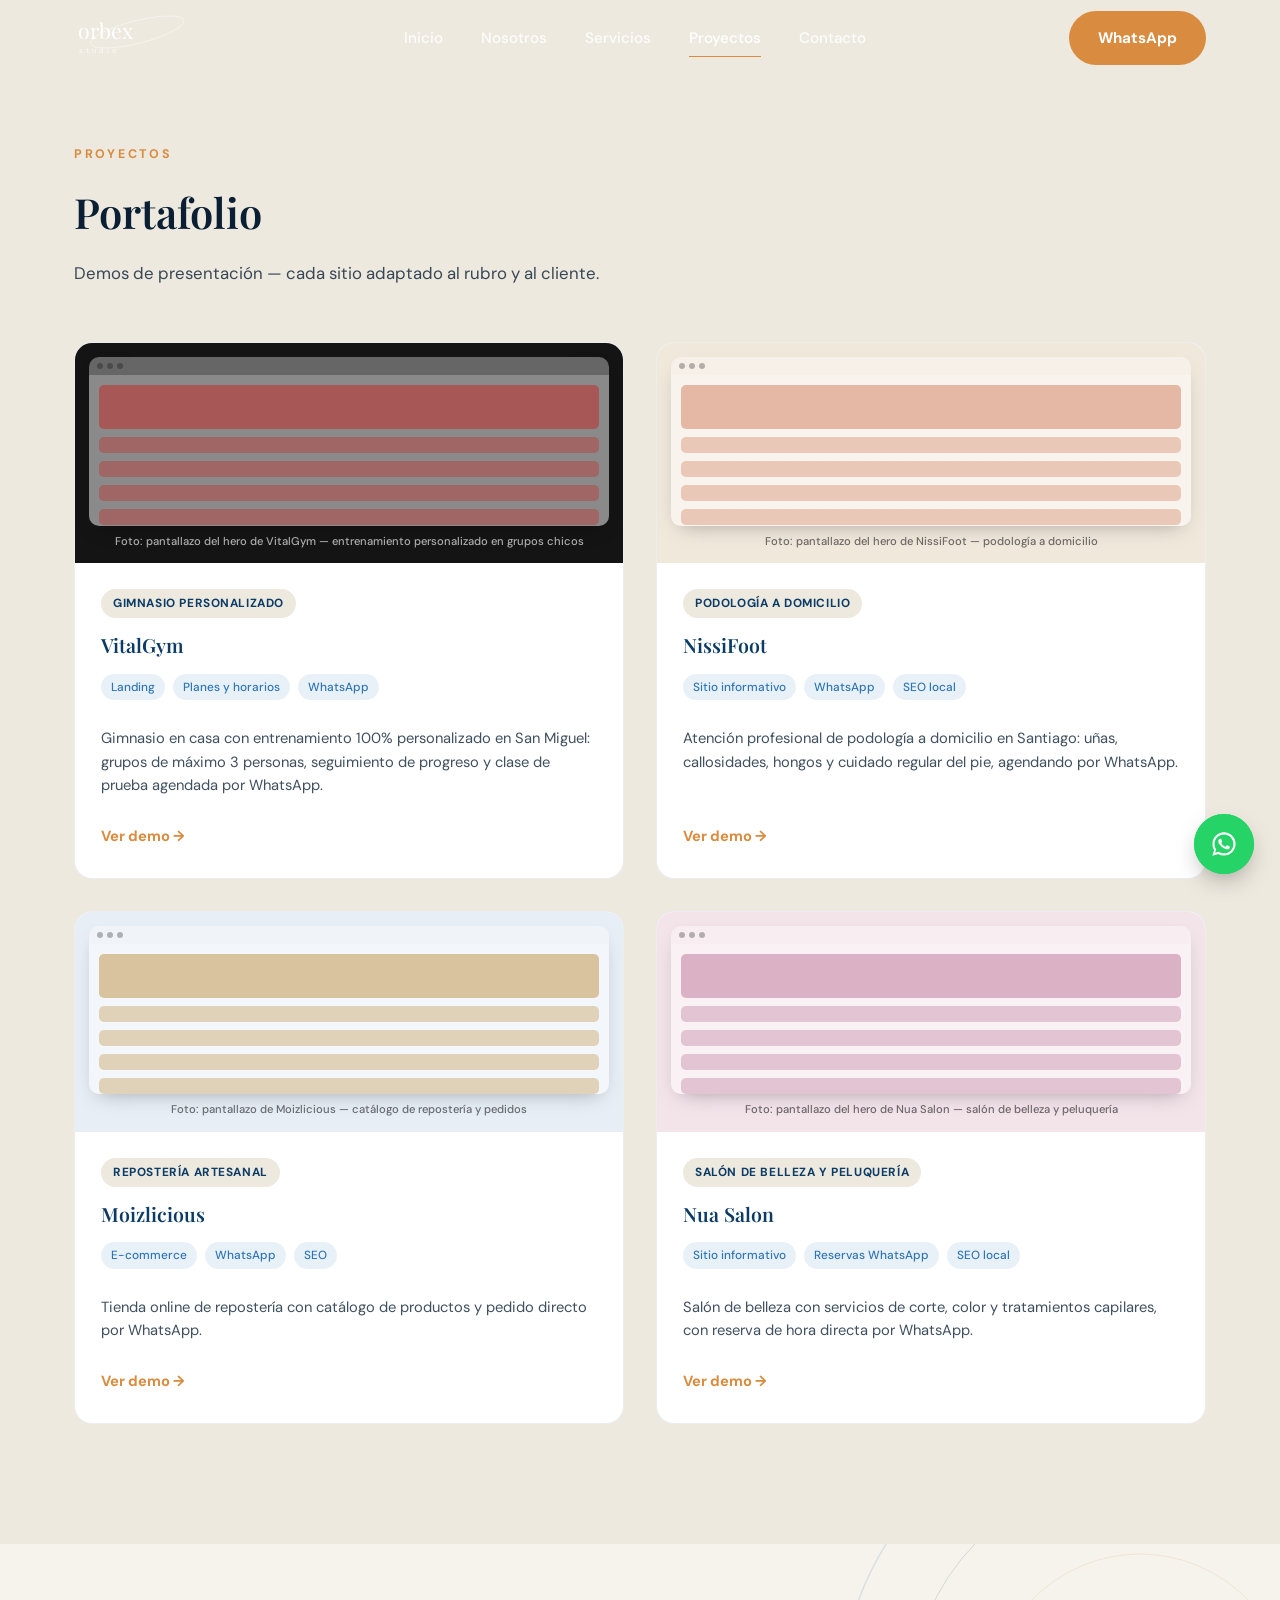
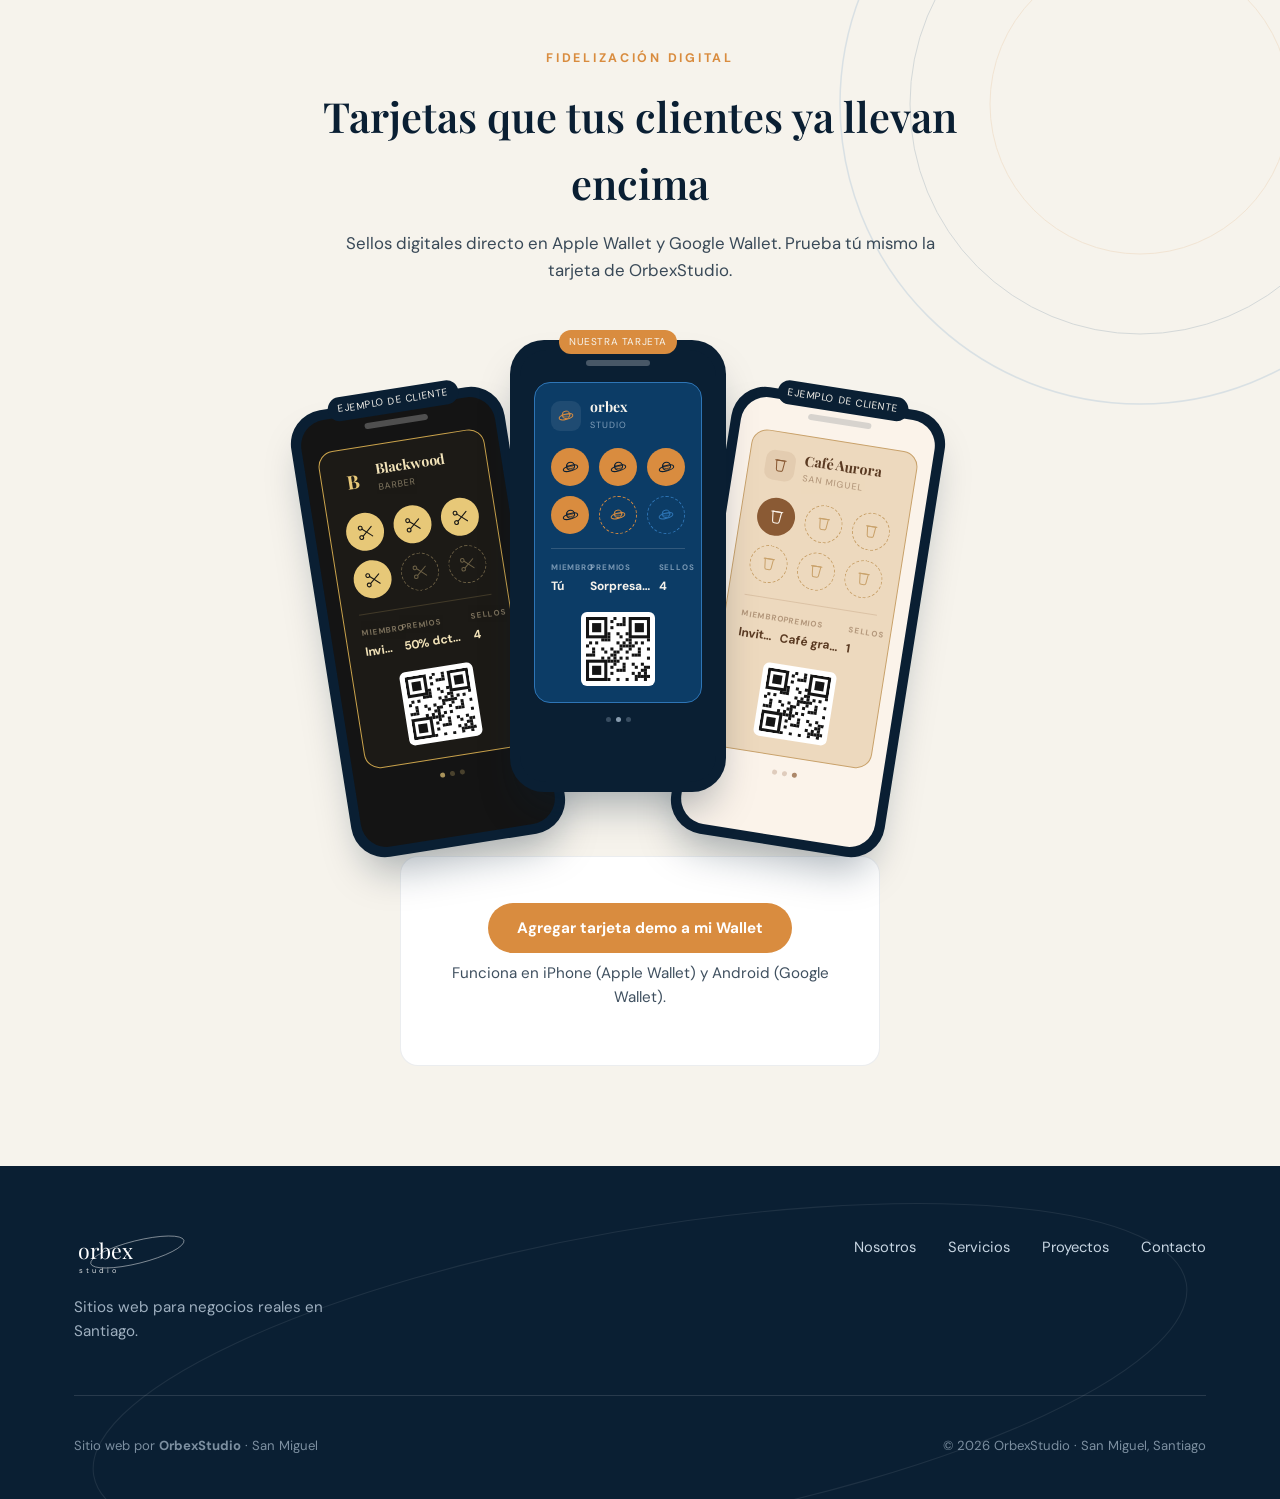
<file: proyectos.html>
<!DOCTYPE html>
<html lang="es-CL">
<head>
<meta charset="UTF-8" />
<meta name="viewport" content="width=device-width, initial-scale=1.0" />
<title>Proyectos — Portafolio de Sitios Web en San Miguel, Santiago | OrbexStudio</title>
<meta name="description" content="Portafolio de OrbexStudio: sitios web entregados para gimnasios, podología, repostería y salones de belleza en San Miguel, Santiago." />
<meta name="keywords" content="portafolio agencia web, proyectos sitios web, San Miguel, Santiago" />
<meta property="og:title" content="Proyectos — OrbexStudio" />
<meta property="og:description" content="Demos de presentación de sitios entregados para negocios locales de Santiago." />
<meta property="og:type" content="website" />

<link rel="preconnect" href="https://fonts.googleapis.com">
<link rel="preconnect" href="https://fonts.gstatic.com" crossorigin>
<link href="https://fonts.googleapis.com/css2?family=Playfair+Display:ital,wght@0,500;0,600;0,700;1,500&family=DM+Sans:wght@400;500;700&display=swap" rel="stylesheet">
<link rel="stylesheet" href="/styles.css">

<!-- Google Analytics 4 -->
<script async src="https://www.googletagmanager.com/gtag/js?id=G-7DL0L5EWTR"></script>
<script>
  window.dataLayer = window.dataLayer || [];
  function gtag(){dataLayer.push(arguments);}
  gtag('js', new Date());
  gtag('config', 'G-7DL0L5EWTR');
</script>
</head>
<body>

<!-- ============ NAV ============ -->
<header id="siteHeader">
  <div class="container">
    <a href="/" class="logo" aria-label="OrbexStudio - inicio">
      <svg viewBox="0 0 190 66" role="img" aria-hidden="true">
        <ellipse cx="95" cy="24" rx="72" ry="17" fill="none" stroke="currentColor" stroke-width="1.2" opacity=".55" transform="rotate(-14 95 24)"/>
        <text class="logo-word" x="6" y="35" font-size="32" fill="currentColor">orbex</text>
        <text class="logo-sub" x="8" y="56" font-size="11" letter-spacing="4.5" fill="currentColor" opacity=".85">studio</text>
      </svg>
    </a>
    <nav class="nav-links">
      <a href="/">Inicio</a>
      <a href="/nosotros">Nosotros</a>
      <a href="/servicios">Servicios</a>
      <a href="/proyectos" class="active">Proyectos</a>
      <a href="/contacto">Contacto</a>
    </nav>
    <div class="nav-cta">
      <a href="https://wa.me/56979282151" target="_blank" rel="noopener" class="btn btn-primary btn-outline-cta">WhatsApp</a>
      <button class="nav-toggle" id="navToggle" aria-label="Abrir menú">
        <span></span><span></span><span></span>
      </button>
    </div>
  </div>
</header>

<!-- ============ PORTAFOLIO ============ -->
<section class="portfolio top-page" id="portafolio">
  <div class="container">
    <div class="section-head reveal">
      <span class="eyebrow">Proyectos</span>
      <h2>Portafolio</h2>
      <p>Demos de presentación — cada sitio adaptado al rubro y al cliente.</p>
    </div>

    <div class="portfolio-grid">

      <article class="proj-card reveal">
        <div class="proj-thumb" style="background:#141414;">
          <div class="mockup-window">
            <div class="mockup-bar"><span></span><span></span><span></span></div>
            <div class="mockup-scene">
              <div class="mockup-scene-inner" style="--proj-accent:#CC1A1A;">
                <div class="mockup-block mockup-hero"></div>
                <div class="mockup-block"></div>
                <div class="mockup-block"></div>
                <div class="mockup-block"></div>
                <div class="mockup-block"></div>
                <div class="mockup-block"></div>
                <div class="mockup-block"></div>
                <div class="mockup-block"></div>
                <div class="mockup-block"></div>
              </div>
            </div>
          </div>
          <p class="proj-thumb-caption" style="color:rgba(255,255,255,.65);">Foto: pantallazo del hero de VitalGym — entrenamiento personalizado en grupos chicos</p>
        </div>
        <div class="proj-body">
          <span class="proj-badge">Gimnasio personalizado</span>
          <h3>VitalGym</h3>
          <div class="proj-tags"><span>Landing</span><span>Planes y horarios</span><span>WhatsApp</span></div>
          <p class="desc">Gimnasio en casa con entrenamiento 100% personalizado en San Miguel: grupos de máximo 3 personas, seguimiento de progreso y clase de prueba agendada por WhatsApp.</p>
          <a href="https://www.vitalgym.cl" target="_blank" rel="noopener" class="proj-link">Ver demo →</a>
        </div>
      </article>

      <article class="proj-card reveal">
        <div class="proj-thumb" style="background:#F1E8DC;">
          <div class="mockup-window">
            <div class="mockup-bar"><span></span><span></span><span></span></div>
            <div class="mockup-scene">
              <div class="mockup-scene-inner" style="--proj-accent:#C96F4A;">
                <div class="mockup-block mockup-hero"></div>
                <div class="mockup-block"></div>
                <div class="mockup-block"></div>
                <div class="mockup-block"></div>
                <div class="mockup-block"></div>
                <div class="mockup-block"></div>
                <div class="mockup-block"></div>
                <div class="mockup-block"></div>
                <div class="mockup-block"></div>
              </div>
            </div>
          </div>
          <p class="proj-thumb-caption">Foto: pantallazo del hero de NissiFoot — podología a domicilio</p>
        </div>
        <div class="proj-body">
          <span class="proj-badge">Podología a domicilio</span>
          <h3>NissiFoot</h3>
          <div class="proj-tags"><span>Sitio informativo</span><span>WhatsApp</span><span>SEO local</span></div>
          <p class="desc">Atención profesional de podología a domicilio en Santiago: uñas, callosidades, hongos y cuidado regular del pie, agendando por WhatsApp.</p>
          <a href="https://nissifoot.vercel.app" target="_blank" rel="noopener" class="proj-link">Ver demo →</a>
        </div>
      </article>

      <article class="proj-card reveal">
        <div class="proj-thumb" style="background:#E7EEF6;">
          <div class="mockup-window">
            <div class="mockup-bar"><span></span><span></span><span></span></div>
            <div class="mockup-scene">
              <div class="mockup-scene-inner" style="--proj-accent:#B8862F;">
                <div class="mockup-block mockup-hero"></div>
                <div class="mockup-block"></div>
                <div class="mockup-block"></div>
                <div class="mockup-block"></div>
                <div class="mockup-block"></div>
                <div class="mockup-block"></div>
                <div class="mockup-block"></div>
                <div class="mockup-block"></div>
                <div class="mockup-block"></div>
              </div>
            </div>
          </div>
          <p class="proj-thumb-caption">Foto: pantallazo de Moizlicious — catálogo de repostería y pedidos</p>
        </div>
        <div class="proj-body">
          <span class="proj-badge">Repostería artesanal</span>
          <h3>Moizlicious</h3>
          <div class="proj-tags"><span>E-commerce</span><span>WhatsApp</span><span>SEO</span></div>
          <p class="desc">Tienda online de repostería con catálogo de productos y pedido directo por WhatsApp.</p>
          <a href="https://moizlicious.vercel.app" target="_blank" rel="noopener" class="proj-link">Ver demo →</a>
        </div>
      </article>

      <article class="proj-card reveal">
        <div class="proj-thumb" style="background:#F3E4EA;">
          <div class="mockup-window">
            <div class="mockup-bar"><span></span><span></span><span></span></div>
            <div class="mockup-scene">
              <div class="mockup-scene-inner" style="--proj-accent:#B5638C;">
                <div class="mockup-block mockup-hero"></div>
                <div class="mockup-block"></div>
                <div class="mockup-block"></div>
                <div class="mockup-block"></div>
                <div class="mockup-block"></div>
                <div class="mockup-block"></div>
                <div class="mockup-block"></div>
                <div class="mockup-block"></div>
                <div class="mockup-block"></div>
              </div>
            </div>
          </div>
          <p class="proj-thumb-caption">Foto: pantallazo del hero de Nua Salon — salón de belleza y peluquería</p>
        </div>
        <div class="proj-body">
          <span class="proj-badge">Salón de belleza y peluquería</span>
          <h3>Nua Salon</h3>
          <div class="proj-tags"><span>Sitio informativo</span><span>Reservas WhatsApp</span><span>SEO local</span></div>
          <p class="desc">Salón de belleza con servicios de corte, color y tratamientos capilares, con reserva de hora directa por WhatsApp.</p>
          <a href="https://nua-salon-demo.vercel.app/" target="_blank" rel="noopener" class="proj-link">Ver demo →</a>
        </div>
      </article>

    </div>
  </div>
</section>

<!-- ============ DEMO FIDELIZACIÓN ============ -->
<section class="fidelizacion" id="demo-fidelizacion">
  <svg class="fid-ring" viewBox="0 0 640 640" xmlns="http://www.w3.org/2000/svg" aria-hidden="true">
    <circle cx="320" cy="320" r="300" fill="none" stroke="#2E75B6" stroke-width="1.5"/>
    <circle cx="320" cy="320" r="230" fill="none" stroke="#0C3C66" stroke-width="1"/>
    <circle cx="320" cy="320" r="150" fill="none" stroke="#D98C3F" stroke-width="1"/>
  </svg>

  <!-- Sprite de íconos, oculto. Reutilizado por las 3 tarjetas via <use>. -->
  <svg width="0" height="0" style="position:absolute;overflow:hidden" aria-hidden="true">
    <defs>
      <!-- Sellos: planeta con anillo (identidad OrbexStudio) -->
      <symbol id="fid-i-planet" viewBox="0 0 24 24">
        <g fill="none" stroke="currentColor" stroke-width="1.3" stroke-linecap="round">
          <ellipse cx="12" cy="13" rx="9.4" ry="3.4" transform="rotate(-16 12 13)" />
          <circle cx="12" cy="10.5" r="5.1" />
          <path d="M7.6 9.2c1.4.9 2.9 1.3 4.4 1.3s3-.4 4.4-1.3" stroke-width="1" opacity=".85" />
          <path d="M8.2 12.4c1.2.6 2.5.9 3.8.9s2.6-.3 3.8-.9" stroke-width="1" opacity=".85" />
        </g>
      </symbol>
      <!-- Sellos: tijeras (barbería) -->
      <symbol id="fid-i-scissors" viewBox="0 0 24 24">
        <g fill="none" stroke="currentColor" stroke-width="1.4" stroke-linecap="round" stroke-linejoin="round">
          <circle cx="6" cy="6" r="2.4"/>
          <circle cx="6" cy="18" r="2.4"/>
          <line x1="8.2" y1="7.6" x2="20" y2="18"/>
          <line x1="8.2" y1="16.4" x2="20" y2="6"/>
        </g>
      </symbol>
      <!-- Sellos: vaso/taza (cafetería) -->
      <symbol id="fid-i-cup" viewBox="0 0 24 24">
        <g fill="none" stroke="currentColor" stroke-width="1.4" stroke-linecap="round" stroke-linejoin="round">
          <path d="M6.5 5h11l-1.3 12.2a2.4 2.4 0 0 1-2.4 2.1h-3.6a2.4 2.4 0 0 1-2.4-2.1L6.5 5z"/>
          <line x1="5" y1="5" x2="19" y2="5"/>
        </g>
      </symbol>
      <!-- Código QR falso (decorativo, no escaneable) -->
      <symbol id="fid-i-qr" viewBox="0 0 63 63">
        <rect width="63" height="63" fill="#fff"/>
        <g fill="#141414">
          <rect x="0" y="0" width="21" height="21"/><rect x="3" y="3" width="15" height="15" fill="#fff"/><rect x="6" y="6" width="9" height="9"/>
          <rect x="42" y="0" width="21" height="21"/><rect x="45" y="3" width="15" height="15" fill="#fff"/><rect x="48" y="6" width="9" height="9"/>
          <rect x="0" y="42" width="21" height="21"/><rect x="3" y="45" width="15" height="15" fill="#fff"/><rect x="6" y="48" width="9" height="9"/>
          <rect x="27" y="0" width="3" height="3"/><rect x="36" y="0" width="3" height="3"/>
          <rect x="24" y="3" width="3" height="3"/><rect x="36" y="3" width="3" height="3"/>
          <rect x="30" y="6" width="3" height="3"/><rect x="33" y="6" width="3" height="3"/><rect x="36" y="6" width="3" height="3"/>
          <rect x="24" y="9" width="3" height="3"/>
          <rect x="21" y="15" width="3" height="3"/><rect x="30" y="15" width="3" height="3"/><rect x="39" y="15" width="3" height="3"/>
          <rect x="21" y="18" width="3" height="3"/><rect x="33" y="18" width="3" height="3"/>
          <rect x="15" y="21" width="3" height="3"/><rect x="18" y="21" width="3" height="3"/><rect x="21" y="21" width="3" height="3"/><rect x="39" y="21" width="3" height="3"/><rect x="42" y="21" width="3" height="3"/><rect x="60" y="21" width="3" height="3"/>
          <rect x="3" y="24" width="3" height="3"/><rect x="9" y="24" width="3" height="3"/><rect x="30" y="24" width="3" height="3"/><rect x="36" y="24" width="3" height="3"/><rect x="42" y="24" width="3" height="3"/><rect x="48" y="24" width="3" height="3"/><rect x="54" y="24" width="3" height="3"/>
          <rect x="0" y="27" width="3" height="3"/><rect x="33" y="27" width="3" height="3"/><rect x="36" y="27" width="3" height="3"/><rect x="39" y="27" width="3" height="3"/><rect x="42" y="27" width="3" height="3"/><rect x="45" y="27" width="3" height="3"/>
          <rect x="6" y="30" width="3" height="3"/><rect x="15" y="30" width="3" height="3"/><rect x="24" y="30" width="3" height="3"/><rect x="33" y="30" width="3" height="3"/><rect x="42" y="30" width="3" height="3"/><rect x="51" y="30" width="3" height="3"/><rect x="60" y="30" width="3" height="3"/>
          <rect x="6" y="33" width="3" height="3"/><rect x="18" y="33" width="3" height="3"/><rect x="27" y="33" width="3" height="3"/><rect x="30" y="33" width="3" height="3"/><rect x="39" y="33" width="3" height="3"/><rect x="51" y="33" width="3" height="3"/>
          <rect x="0" y="36" width="3" height="3"/><rect x="3" y="36" width="3" height="3"/><rect x="6" y="36" width="3" height="3"/><rect x="24" y="36" width="3" height="3"/><rect x="27" y="36" width="3" height="3"/><rect x="45" y="36" width="3" height="3"/><rect x="48" y="36" width="3" height="3"/><rect x="51" y="36" width="3" height="3"/>
          <rect x="15" y="39" width="3" height="3"/><rect x="21" y="39" width="3" height="3"/><rect x="27" y="39" width="3" height="3"/><rect x="33" y="39" width="3" height="3"/><rect x="39" y="39" width="3" height="3"/><rect x="60" y="39" width="3" height="3"/>
          <rect x="21" y="42" width="3" height="3"/><rect x="24" y="42" width="3" height="3"/><rect x="27" y="42" width="3" height="3"/><rect x="30" y="42" width="3" height="3"/>
          <rect x="27" y="45" width="3" height="3"/><rect x="36" y="45" width="3" height="3"/><rect x="45" y="45" width="3" height="3"/><rect x="54" y="45" width="3" height="3"/>
          <rect x="24" y="48" width="3" height="3"/><rect x="36" y="48" width="3" height="3"/><rect x="48" y="48" width="3" height="3"/><rect x="57" y="48" width="3" height="3"/><rect x="60" y="48" width="3" height="3"/>
          <rect x="30" y="51" width="3" height="3"/><rect x="33" y="51" width="3" height="3"/><rect x="36" y="51" width="3" height="3"/><rect x="54" y="51" width="3" height="3"/><rect x="57" y="51" width="3" height="3"/>
          <rect x="24" y="54" width="3" height="3"/><rect x="45" y="54" width="3" height="3"/><rect x="51" y="54" width="3" height="3"/><rect x="57" y="54" width="3" height="3"/>
          <rect x="48" y="57" width="3" height="3"/><rect x="51" y="57" width="3" height="3"/><rect x="54" y="57" width="3" height="3"/><rect x="57" y="57" width="3" height="3"/><rect x="60" y="57" width="3" height="3"/>
          <rect x="21" y="60" width="3" height="3"/><rect x="30" y="60" width="3" height="3"/><rect x="39" y="60" width="3" height="3"/><rect x="48" y="60" width="3" height="3"/><rect x="57" y="60" width="3" height="3"/>
        </g>
      </symbol>
    </defs>
  </svg>

  <div class="container">
    <div class="section-head center reveal">
      <span class="eyebrow">Fidelización digital</span>
      <h2>Tarjetas que tus clientes ya llevan encima</h2>
      <p>Sellos digitales directo en Apple Wallet y Google Wallet. Prueba tú mismo la tarjeta de OrbexStudio.</p>
    </div>

    <div class="fid-row reveal">

      <!-- Tarjeta A: Blackwood Barber (vitrina) -->
      <div class="fid-phone fid-phone--a">
        <span class="fid-tag">Ejemplo de cliente</span>
        <div class="fid-screen" style="background:#141414; color:#E7C878;">
          <div class="fid-notch"></div>
          <div class="fid-card" style="background:#1C1A16; border:1px solid #C9A24B;">
            <div class="fid-icon-row">
              <div class="fid-icon fid-icon--letter">B</div>
              <div class="fid-brand-name" style="color:#F1E2B8;">
                <strong>Blackwood</strong>
                <span style="color:#B9A98A;">Barber</span>
              </div>
            </div>
            <div class="fid-stamps">
              <div class="fid-stamp" style="background:#E7C878;"><svg style="color:#1C1A16;"><use href="#fid-i-scissors"/></svg></div>
              <div class="fid-stamp" style="background:#E7C878;"><svg style="color:#1C1A16;"><use href="#fid-i-scissors"/></svg></div>
              <div class="fid-stamp" style="background:#E7C878;"><svg style="color:#1C1A16;"><use href="#fid-i-scissors"/></svg></div>
              <div class="fid-stamp" style="background:#E7C878;"><svg style="color:#1C1A16;"><use href="#fid-i-scissors"/></svg></div>
              <div class="fid-stamp is-empty" style="border-color:#6B5F44; color:#6B5F44;"><svg><use href="#fid-i-scissors"/></svg></div>
              <div class="fid-stamp is-empty" style="border-color:#6B5F44; color:#6B5F44;"><svg><use href="#fid-i-scissors"/></svg></div>
            </div>
            <dl class="fid-stats" style="color:#F1E2B8; border-color:rgba(231,200,120,.18);">
              <div class="fid-stat"><dt style="color:#B9A98A;">Miembro</dt><dd>Invitado</dd></div>
              <div class="fid-stat"><dt style="color:#B9A98A;">Premios</dt><dd>50% dcto. corte</dd></div>
              <div class="fid-stat"><dt style="color:#B9A98A;">Sellos</dt><dd>4</dd></div>
            </dl>
            <div class="fid-qr"><svg><use href="#fid-i-qr"/></svg></div>
          </div>
          <div class="fid-dots">
            <span style="background:rgba(231,200,120,.7);"></span>
            <span style="background:rgba(231,200,120,.25);"></span>
            <span style="background:rgba(231,200,120,.25);"></span>
          </div>
        </div>
      </div>

      <!-- Tarjeta B: OrbexStudio -->
      <div class="fid-phone fid-phone--b">
        <span class="fid-tag fid-tag--active">Nuestra tarjeta</span>
        <div class="fid-screen" style="background:#0A1F33; color:#D98C3F;">
          <div class="fid-notch"></div>
          <div class="fid-card" style="background:#0C3C66; border:1px solid #2E75B6;">
            <div class="fid-icon-row">
              <div class="fid-icon" style="color:#D98C3F;"><svg><use href="#fid-i-planet"/></svg></div>
              <div class="fid-brand-name" style="color:#F6F3EC;">
                <strong>orbex</strong>
                <span style="color:#BFD3E6;">studio</span>
              </div>
            </div>
            <div class="fid-stamps">
              <div class="fid-stamp" style="background:#D98C3F;"><svg style="color:#0A1F33;"><use href="#fid-i-planet"/></svg></div>
              <div class="fid-stamp" style="background:#D98C3F;"><svg style="color:#0A1F33;"><use href="#fid-i-planet"/></svg></div>
              <div class="fid-stamp" style="background:#D98C3F;"><svg style="color:#0A1F33;"><use href="#fid-i-planet"/></svg></div>
              <div class="fid-stamp" style="background:#D98C3F;"><svg style="color:#0A1F33;"><use href="#fid-i-planet"/></svg></div>
              <div class="fid-stamp is-empty is-next" style="border-color:#D98C3F; color:#D98C3F;"><svg><use href="#fid-i-planet"/></svg></div>
              <div class="fid-stamp is-empty" style="border-color:#2E75B6; color:#2E75B6;"><svg><use href="#fid-i-planet"/></svg></div>
            </div>
            <dl class="fid-stats" style="color:#F6F3EC; border-color:rgba(246,243,236,.16);">
              <div class="fid-stat"><dt style="color:#BFD3E6;">Miembro</dt><dd>Tú</dd></div>
              <div class="fid-stat"><dt style="color:#BFD3E6;">Premios</dt><dd>Sorpresa al 6º</dd></div>
              <div class="fid-stat"><dt style="color:#BFD3E6;">Sellos</dt><dd>4</dd></div>
            </dl>
            <div class="fid-qr"><svg><use href="#fid-i-qr"/></svg></div>
          </div>
          <div class="fid-dots">
            <span style="background:rgba(191,211,230,.25);"></span>
            <span style="background:rgba(191,211,230,.7);"></span>
            <span style="background:rgba(191,211,230,.25);"></span>
          </div>
        </div>
      </div>

      <!-- Tarjeta C: Café Aurora (vitrina) -->
      <div class="fid-phone fid-phone--c">
        <span class="fid-tag">Ejemplo de cliente</span>
        <div class="fid-screen" style="background:#FBF3EA; color:#8A5A34;">
          <div class="fid-notch" style="background:rgba(10,31,51,.15);"></div>
          <div class="fid-card" style="background:#EDD9BE; border:1px solid #C9A26B;">
            <div class="fid-icon-row">
              <div class="fid-icon" style="color:#8A5A34; background:rgba(138,90,52,.1);"><svg><use href="#fid-i-cup"/></svg></div>
              <div class="fid-brand-name" style="color:#5A3A22;">
                <strong>Café Aurora</strong>
                <span style="color:#8C6B4F;">San Miguel</span>
              </div>
            </div>
            <div class="fid-stamps">
              <div class="fid-stamp" style="background:#8A5A34;"><svg style="color:#FBF3EA;"><use href="#fid-i-cup"/></svg></div>
              <div class="fid-stamp is-empty" style="border-color:#C9A26B; color:#C9A26B;"><svg><use href="#fid-i-cup"/></svg></div>
              <div class="fid-stamp is-empty" style="border-color:#C9A26B; color:#C9A26B;"><svg><use href="#fid-i-cup"/></svg></div>
              <div class="fid-stamp is-empty" style="border-color:#C9A26B; color:#C9A26B;"><svg><use href="#fid-i-cup"/></svg></div>
              <div class="fid-stamp is-empty" style="border-color:#C9A26B; color:#C9A26B;"><svg><use href="#fid-i-cup"/></svg></div>
              <div class="fid-stamp is-empty" style="border-color:#C9A26B; color:#C9A26B;"><svg><use href="#fid-i-cup"/></svg></div>
            </div>
            <dl class="fid-stats" style="color:#5A3A22; border-color:rgba(138,90,52,.18);">
              <div class="fid-stat"><dt style="color:#8C6B4F;">Miembro</dt><dd>Invitado</dd></div>
              <div class="fid-stat"><dt style="color:#8C6B4F;">Premios</dt><dd>Café gratis 6ª</dd></div>
              <div class="fid-stat"><dt style="color:#8C6B4F;">Sellos</dt><dd>1</dd></div>
            </dl>
            <div class="fid-qr"><svg><use href="#fid-i-qr"/></svg></div>
          </div>
          <div class="fid-dots">
            <span style="background:rgba(138,90,52,.25);"></span>
            <span style="background:rgba(138,90,52,.25);"></span>
            <span style="background:rgba(138,90,52,.7);"></span>
          </div>
        </div>
      </div>

    </div>

    <div class="wallet-demo-card reveal">
      <button id="walletDemoBtn" class="btn btn-primary" type="button">Agregar tarjeta demo a mi Wallet</button>
      <p>Funciona en iPhone (Apple Wallet) y Android (Google Wallet).</p>
      <p id="walletDemoError" class="wallet-demo-error" hidden></p>
    </div>
  </div>
</section>

<!-- ============ FOOTER ============ -->
<footer>
  <svg class="footer-orbit" viewBox="0 0 1200 400" preserveAspectRatio="xMidYMid slice" aria-hidden="true">
    <ellipse cx="600" cy="200" rx="520" ry="140" fill="none" stroke="#ffffff" stroke-width="1" transform="rotate(-10 600 200)"/>
  </svg>
  <div class="container">
    <div class="footer-top">
      <div>
        <a href="/" class="logo" aria-label="OrbexStudio">
          <svg viewBox="0 0 190 66" width="140" role="img" aria-hidden="true">
            <ellipse cx="95" cy="24" rx="72" ry="17" fill="none" stroke="currentColor" stroke-width="1.2" opacity=".55" transform="rotate(-14 95 24)"/>
            <text class="logo-word" x="6" y="35" font-size="32" fill="currentColor">orbex</text>
            <text class="logo-sub" x="8" y="56" font-size="11" letter-spacing="4.5" fill="currentColor" opacity=".85">studio</text>
          </svg>
        </a>
        <p class="footer-tagline">Sitios web para negocios reales en Santiago.</p>
      </div>
      <nav class="footer-links">
        <a href="/nosotros">Nosotros</a>
        <a href="/servicios">Servicios</a>
        <a href="/proyectos">Proyectos</a>
        <a href="/contacto">Contacto</a>
      </nav>
    </div>
    <div class="footer-bottom">
      <p>Sitio web por <strong>OrbexStudio</strong> · San Miguel</p>
      <p>© 2026 OrbexStudio · San Miguel, Santiago</p>
    </div>
  </div>
</footer>

<a href="https://wa.me/56979282151" target="_blank" rel="noopener" class="float-whatsapp" aria-label="Escríbenos por WhatsApp">
  <svg width="28" height="28" viewBox="0 0 24 24" fill="currentColor"><path d="M12.04 2C6.58 2 2.13 6.45 2.13 11.91c0 1.9.5 3.68 1.44 5.23L2 22l4.99-1.51a9.9 9.9 0 0 0 5.05 1.37h.01c5.46 0 9.9-4.45 9.9-9.91 0-5.46-4.44-9.95-9.91-9.95zm0 18.02c-1.57 0-3.03-.42-4.3-1.16l-.31-.18-3.05.92.92-2.97-.2-.32a8.06 8.06 0 0 1-1.24-4.4c0-4.46 3.63-8.08 8.1-8.08 4.46 0 8.09 3.62 8.09 8.08 0 4.46-3.63 8.11-8.01 8.11zm4.44-6.07c-.24-.12-1.43-.71-1.65-.79-.22-.08-.38-.12-.55.12-.16.24-.63.79-.77.95-.14.16-.28.18-.52.06-.24-.12-1.02-.38-1.94-1.2-.72-.64-1.2-1.43-1.34-1.67-.14-.24-.02-.37.11-.49.11-.11.24-.28.36-.42.12-.14.16-.24.24-.4.08-.16.04-.3-.02-.42-.06-.12-.55-1.34-.76-1.83-.2-.48-.4-.42-.55-.42-.14-.01-.3-.01-.46-.01-.16 0-.42.06-.64.3-.22.24-.85.83-.85 2.02 0 1.19.87 2.34.99 2.5.12.16 1.71 2.6 4.14 3.65.58.25 1.03.4 1.38.51.58.18 1.11.16 1.53.1.47-.07 1.43-.58 1.63-1.15.2-.56.2-1.04.14-1.15-.06-.1-.22-.16-.46-.28z"/></svg>
</a>

<script src="/main.js"></script>
<script>
  // Demo de fidelización: llama al backend de fidelizacion-nexo (otro
  // proyecto/dominio) que crea la tarjeta demo y devuelve el link a la
  // landing de fidelización, donde el usuario elige Apple o Google Wallet.
  var WALLET_DEMO_API = 'https://fidelizacion-nave.vercel.app/api/demo/orbexstudio';

  var walletDemoBtn = document.getElementById('walletDemoBtn');
  var walletDemoError = document.getElementById('walletDemoError');

  walletDemoBtn.addEventListener('click', function(){
    walletDemoBtn.disabled = true;
    walletDemoBtn.textContent = 'Generando...';
    walletDemoError.hidden = true;

    fetch(WALLET_DEMO_API, { method: 'POST' })
      .then(function(res){
        if (!res.ok) throw new Error('Error generando el pase');
        return res.json();
      })
      .then(function(data){
        window.location.href = data.landingUrl;
      })
      .catch(function(err){
        console.error(err);
        walletDemoError.textContent = 'No se pudo generar el pase. Intenta de nuevo.';
        walletDemoError.hidden = false;
      })
      .finally(function(){
        walletDemoBtn.disabled = false;
        walletDemoBtn.textContent = 'Agregar tarjeta demo a mi Wallet';
      });
  });
</script>

</body>
</html>
</file>
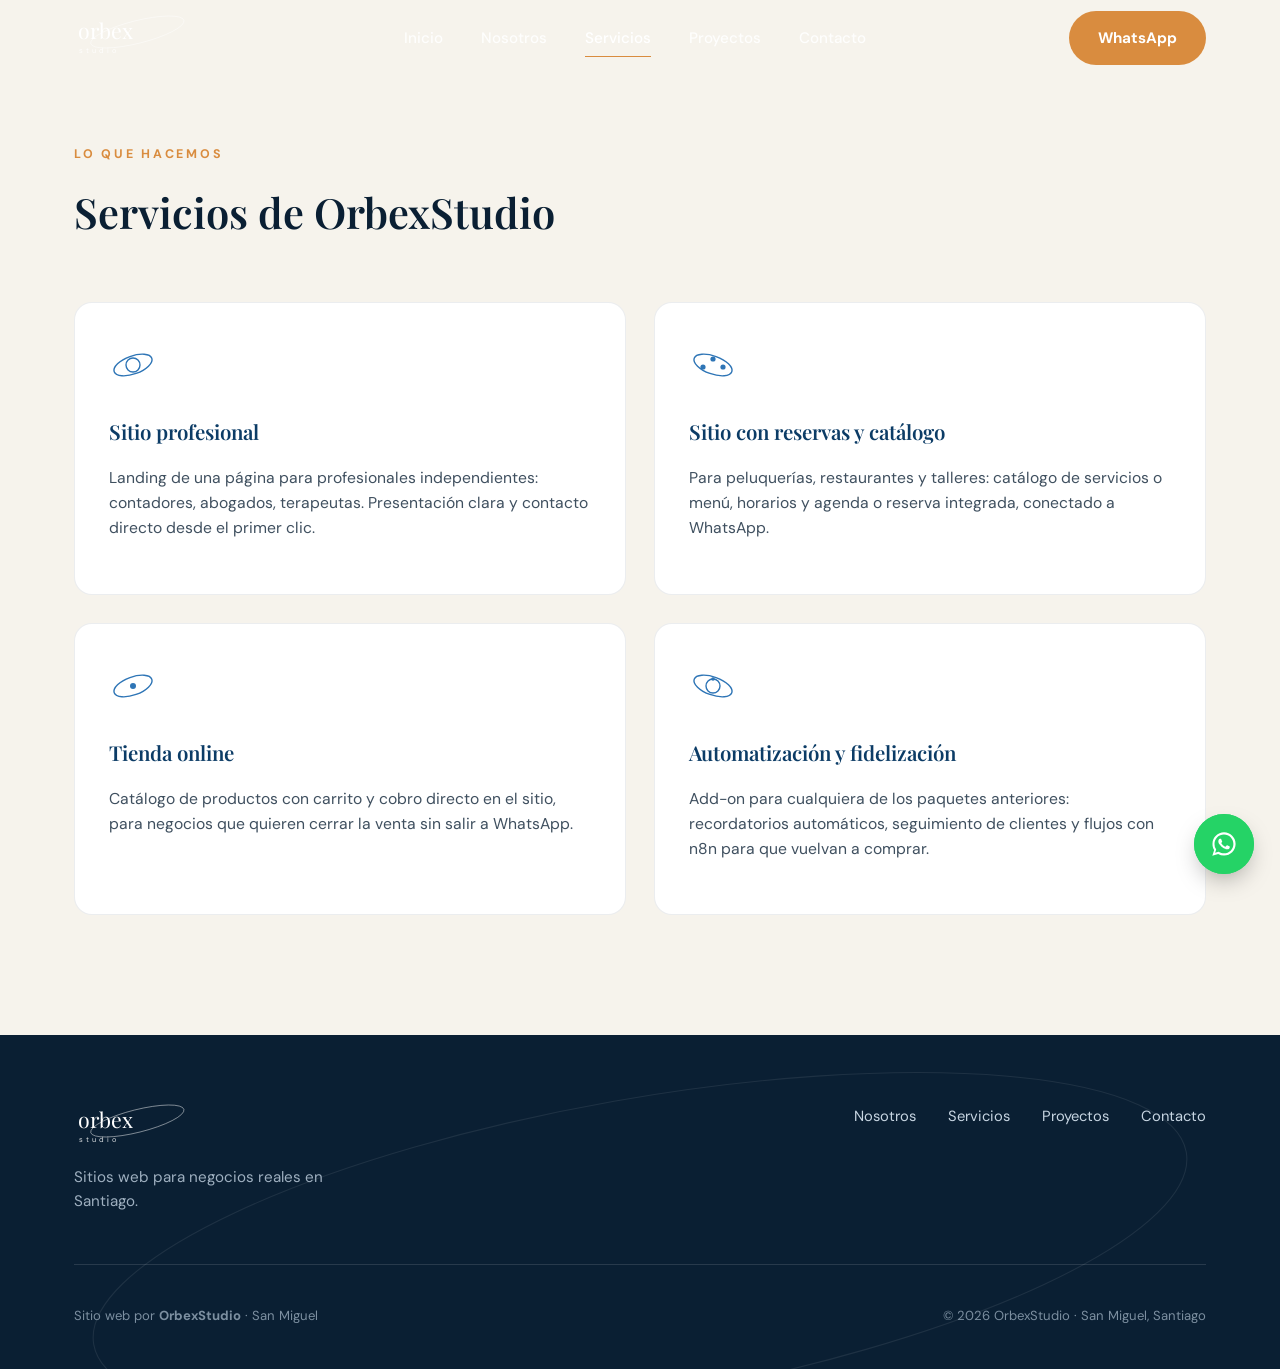
<file: servicios.html>
<!DOCTYPE html>
<html lang="es-CL">
<head>
<meta charset="UTF-8" />
<meta name="viewport" content="width=device-width, initial-scale=1.0" />
<title>Servicios — Sitios Web y Automatización en San Miguel, Santiago | OrbexStudio</title>
<meta name="description" content="Sitios profesionales, tiendas online, reservas y automatización con n8n para negocios en San Miguel, Santiago. Diseño a medida sin plantillas." />
<meta name="keywords" content="servicios agencia web, sitios web San Miguel, tienda online, automatización n8n, Santiago" />
<meta property="og:title" content="Servicios — OrbexStudio" />
<meta property="og:description" content="Sitios profesionales, tiendas online, reservas y automatización con n8n para negocios en Santiago." />
<meta property="og:type" content="website" />

<link rel="preconnect" href="https://fonts.googleapis.com">
<link rel="preconnect" href="https://fonts.gstatic.com" crossorigin>
<link href="https://fonts.googleapis.com/css2?family=Playfair+Display:ital,wght@0,500;0,600;0,700;1,500&family=DM+Sans:wght@400;500;700&display=swap" rel="stylesheet">
<link rel="stylesheet" href="/styles.css">

<!-- Google Analytics 4 -->
<script async src="https://www.googletagmanager.com/gtag/js?id=G-7DL0L5EWTR"></script>
<script>
  window.dataLayer = window.dataLayer || [];
  function gtag(){dataLayer.push(arguments);}
  gtag('js', new Date());
  gtag('config', 'G-7DL0L5EWTR');
</script>
</head>
<body>

<!-- ============ NAV ============ -->
<header id="siteHeader">
  <div class="container">
    <a href="/" class="logo" aria-label="OrbexStudio - inicio">
      <svg viewBox="0 0 190 66" role="img" aria-hidden="true">
        <ellipse cx="95" cy="24" rx="72" ry="17" fill="none" stroke="currentColor" stroke-width="1.2" opacity=".55" transform="rotate(-14 95 24)"/>
        <text class="logo-word" x="6" y="35" font-size="32" fill="currentColor">orbex</text>
        <text class="logo-sub" x="8" y="56" font-size="11" letter-spacing="4.5" fill="currentColor" opacity=".85">studio</text>
      </svg>
    </a>
    <nav class="nav-links">
      <a href="/">Inicio</a>
      <a href="/nosotros">Nosotros</a>
      <a href="/servicios" class="active">Servicios</a>
      <a href="/proyectos">Proyectos</a>
      <a href="/contacto">Contacto</a>
    </nav>
    <div class="nav-cta">
      <a href="https://wa.me/56979282151" target="_blank" rel="noopener" class="btn btn-primary btn-outline-cta">WhatsApp</a>
      <button class="nav-toggle" id="navToggle" aria-label="Abrir menú">
        <span></span><span></span><span></span>
      </button>
    </div>
  </div>
</header>

<!-- ============ SERVICIOS ============ -->
<section class="services top-page" id="servicios">
  <div class="container">
    <div class="section-head reveal">
      <span class="eyebrow">Lo que hacemos</span>
      <h2>Servicios de OrbexStudio</h2>
    </div>
    <div class="services-grid">

      <div class="card reveal">
        <div class="card-icon">
          <svg width="48" height="48" viewBox="0 0 48 48" aria-hidden="true">
            <ellipse cx="24" cy="24" rx="20" ry="9" fill="none" stroke="currentColor" stroke-width="1.4" transform="rotate(-20 24 24)"/>
            <circle cx="24" cy="24" r="7" fill="none" stroke="currentColor" stroke-width="1.4"/>
          </svg>
        </div>
        <h3>Sitio profesional</h3>
        <p>Landing de una página para profesionales independientes: contadores, abogados, terapeutas. Presentación clara y contacto directo desde el primer clic.</p>
      </div>

      <div class="card reveal">
        <div class="card-icon">
          <svg width="48" height="48" viewBox="0 0 48 48" aria-hidden="true">
            <ellipse cx="24" cy="24" rx="20" ry="9" fill="none" stroke="currentColor" stroke-width="1.4" transform="rotate(20 24 24)"/>
            <circle cx="14" cy="26" r="2.6" fill="currentColor"/>
            <circle cx="24" cy="18" r="2.6" fill="currentColor"/>
            <circle cx="34" cy="26" r="2.6" fill="currentColor"/>
          </svg>
        </div>
        <h3>Sitio con reservas y catálogo</h3>
        <p>Para peluquerías, restaurantes y talleres: catálogo de servicios o menú, horarios y agenda o reserva integrada, conectado a WhatsApp.</p>
      </div>

      <div class="card reveal">
        <div class="card-icon">
          <svg width="48" height="48" viewBox="0 0 48 48" aria-hidden="true">
            <ellipse cx="24" cy="24" rx="20" ry="9" fill="none" stroke="currentColor" stroke-width="1.4" transform="rotate(-20 24 24)"/>
            <circle cx="24" cy="24" r="3" fill="currentColor"/>
          </svg>
        </div>
        <h3>Tienda online</h3>
        <p>Catálogo de productos con carrito y cobro directo en el sitio, para negocios que quieren cerrar la venta sin salir a WhatsApp.</p>
      </div>

      <div class="card reveal">
        <div class="card-icon">
          <svg width="48" height="48" viewBox="0 0 48 48" aria-hidden="true">
            <ellipse cx="24" cy="24" rx="20" ry="9" fill="none" stroke="currentColor" stroke-width="1.4" transform="rotate(20 24 24)"/>
            <circle cx="24" cy="24" r="7" fill="none" stroke="currentColor" stroke-width="1.4"/>
            <circle cx="24" cy="17" r="1.8" fill="currentColor"/>
          </svg>
        </div>
        <h3>Automatización y fidelización</h3>
        <p>Add-on para cualquiera de los paquetes anteriores: recordatorios automáticos, seguimiento de clientes y flujos con n8n para que vuelvan a comprar.</p>
      </div>

    </div>
  </div>
</section>

<!-- ============ FOOTER ============ -->
<footer>
  <svg class="footer-orbit" viewBox="0 0 1200 400" preserveAspectRatio="xMidYMid slice" aria-hidden="true">
    <ellipse cx="600" cy="200" rx="520" ry="140" fill="none" stroke="#ffffff" stroke-width="1" transform="rotate(-10 600 200)"/>
  </svg>
  <div class="container">
    <div class="footer-top">
      <div>
        <a href="/" class="logo" aria-label="OrbexStudio">
          <svg viewBox="0 0 190 66" width="140" role="img" aria-hidden="true">
            <ellipse cx="95" cy="24" rx="72" ry="17" fill="none" stroke="currentColor" stroke-width="1.2" opacity=".55" transform="rotate(-14 95 24)"/>
            <text class="logo-word" x="6" y="35" font-size="32" fill="currentColor">orbex</text>
            <text class="logo-sub" x="8" y="56" font-size="11" letter-spacing="4.5" fill="currentColor" opacity=".85">studio</text>
          </svg>
        </a>
        <p class="footer-tagline">Sitios web para negocios reales en Santiago.</p>
      </div>
      <nav class="footer-links">
        <a href="/nosotros">Nosotros</a>
        <a href="/servicios">Servicios</a>
        <a href="/proyectos">Proyectos</a>
        <a href="/contacto">Contacto</a>
      </nav>
    </div>
    <div class="footer-bottom">
      <p>Sitio web por <strong>OrbexStudio</strong> · San Miguel</p>
      <p>© 2026 OrbexStudio · San Miguel, Santiago</p>
    </div>
  </div>
</footer>

<a href="https://wa.me/56979282151" target="_blank" rel="noopener" class="float-whatsapp" aria-label="Escríbenos por WhatsApp">
  <svg width="28" height="28" viewBox="0 0 24 24" fill="currentColor"><path d="M12.04 2C6.58 2 2.13 6.45 2.13 11.91c0 1.9.5 3.68 1.44 5.23L2 22l4.99-1.51a9.9 9.9 0 0 0 5.05 1.37h.01c5.46 0 9.9-4.45 9.9-9.91 0-5.46-4.44-9.95-9.91-9.95zm0 18.02c-1.57 0-3.03-.42-4.3-1.16l-.31-.18-3.05.92.92-2.97-.2-.32a8.06 8.06 0 0 1-1.24-4.4c0-4.46 3.63-8.08 8.1-8.08 4.46 0 8.09 3.62 8.09 8.08 0 4.46-3.63 8.11-8.01 8.11zm4.44-6.07c-.24-.12-1.43-.71-1.65-.79-.22-.08-.38-.12-.55.12-.16.24-.63.79-.77.95-.14.16-.28.18-.52.06-.24-.12-1.02-.38-1.94-1.2-.72-.64-1.2-1.43-1.34-1.67-.14-.24-.02-.37.11-.49.11-.11.24-.28.36-.42.12-.14.16-.24.24-.4.08-.16.04-.3-.02-.42-.06-.12-.55-1.34-.76-1.83-.2-.48-.4-.42-.55-.42-.14-.01-.3-.01-.46-.01-.16 0-.42.06-.64.3-.22.24-.85.83-.85 2.02 0 1.19.87 2.34.99 2.5.12.16 1.71 2.6 4.14 3.65.58.25 1.03.4 1.38.51.58.18 1.11.16 1.53.1.47-.07 1.43-.58 1.63-1.15.2-.56.2-1.04.14-1.15-.06-.1-.22-.16-.46-.28z"/></svg>
</a>

<script src="/main.js"></script>

</body>
</html>
</file>
<file: styles.css>
:root{
  --color-primary:#0C3C66;
  --color-accent:#2E75B6;
  --color-ink:#0A1F33;
  --color-terra:#D98C3F;
  --color-paper:#F6F3EC;
  --color-paper-alt:#EDE9DF;
  --font-serif:'Playfair Display', Georgia, serif;
  --font-sans:'DM Sans', -apple-system, sans-serif;
  --nav-h:76px;
  --ease:cubic-bezier(.22,.61,.36,1);
}

*,*::before,*::after{ box-sizing:border-box; }
html{ scroll-behavior:smooth; scroll-padding-top:var(--nav-h); }
body{
  margin:0;
  font-family:var(--font-sans);
  color:var(--color-ink);
  background:var(--color-paper);
  line-height:1.6;
  overflow-x:hidden;
}
img{ max-width:100%; display:block; }
a{ color:inherit; text-decoration:none; }
ul{ margin:0; padding:0; list-style:none; }
h1,h2,h3{ font-family:var(--font-serif); font-weight:600; margin:0; }
section{ position:relative; }
.container{ max-width:1180px; margin:0 auto; padding:0 24px; }

.eyebrow{
  display:inline-block;
  font-size:.78rem;
  letter-spacing:.22em;
  text-transform:uppercase;
  color:var(--color-terra);
  font-weight:700;
  margin-bottom:14px;
}
.section-head{ max-width:640px; margin-bottom:56px; }
.section-head h2{ font-size:clamp(1.8rem,3.4vw,2.6rem); }
.section-head p{ margin-top:14px; font-size:1.05rem; opacity:.8; }
.section-head.center{ margin-left:auto; margin-right:auto; text-align:center; }

.btn{
  display:inline-flex; align-items:center; gap:8px;
  font-family:var(--font-sans); font-weight:700; font-size:.95rem;
  padding:14px 28px; border-radius:999px; border:1.5px solid transparent;
  cursor:pointer; transition:transform .25s var(--ease), box-shadow .25s var(--ease), background .25s var(--ease), color .25s var(--ease);
  white-space:nowrap;
}
.btn-primary{ background:var(--color-terra); color:#fff; }
.btn-primary:hover{ transform:translateY(-2px); box-shadow:0 10px 24px -8px rgba(217,140,63,.6); }
.btn-outline{ border-color:rgba(255,255,255,.55); color:#fff; }
.btn-outline:hover{ background:rgba(255,255,255,.12); transform:translateY(-2px); }
.btn-dark{ background:var(--color-primary); color:#fff; }
.btn-dark:hover{ background:var(--color-ink); transform:translateY(-2px); }

/* ---------- reveal on scroll ---------- */
.reveal{ opacity:0; transform:translateY(28px); transition:opacity .8s var(--ease), transform .8s var(--ease); }
.reveal.visible{ opacity:1; transform:none; }
@media (prefers-reduced-motion:reduce){
  html{ scroll-behavior:auto; }
  .reveal{ opacity:1; transform:none; transition:none; }
  *{ animation:none !important; }
}

/* ---------- logo ---------- */
.logo{ display:flex; align-items:center; gap:0; color:#fff; }
.logo svg{ height:44px; width:auto; overflow:visible; }
.logo .logo-word{ font-family:var(--font-serif); }
.logo .logo-sub{ font-family:var(--font-sans); }

/* ---------- nav ---------- */
header{
  position:fixed; top:0; left:0; right:0; z-index:100;
  height:var(--nav-h);
  display:flex; align-items:center;
  background:transparent;
  transition:background .35s var(--ease), backdrop-filter .35s var(--ease), box-shadow .35s var(--ease);
}
header.scrolled{
  background:rgba(12,60,102,.97);
  backdrop-filter:blur(10px);
  box-shadow:0 8px 30px -12px rgba(0,0,0,.4);
}
header .container{ display:flex; align-items:center; justify-content:space-between; width:100%; }
.nav-links{ display:flex; gap:38px; align-items:center; }
.nav-links a{
  color:#fff; font-weight:500; font-size:.95rem; opacity:.88;
  position:relative; padding:4px 0;
  transition:opacity .2s var(--ease);
}
.nav-links a::after{
  content:''; position:absolute; left:0; bottom:-3px; width:0; height:1px;
  background:var(--color-terra); transition:width .3s var(--ease);
}
.nav-links a:hover{ opacity:1; }
.nav-links a:hover::after{ width:100%; }
.nav-links a.active{ opacity:1; }
.nav-links a.active::after{ width:100%; }
.nav-cta{ display:flex; align-items:center; gap:22px; }
.nav-toggle{
  display:none; background:none; border:none; cursor:pointer; padding:6px;
  flex-direction:column; gap:5px;
}
.nav-toggle span{ width:24px; height:2px; background:#fff; display:block; border-radius:2px; }

/* ---------- hero ---------- */
.hero{
  background:var(--color-primary);
  padding:calc(var(--nav-h) + 96px) 0 90px;
  min-height:92vh;
  display:flex; align-items:center;
  overflow:hidden;
}
.hero-orbit{ position:absolute; inset:0; pointer-events:none; opacity:.35; }
.hero-inner{ position:relative; z-index:2; text-align:center; margin:0 auto; max-width:820px; }
.hero .eyebrow{ color:var(--color-terra); }
.hero h1{
  color:#fff; font-size:clamp(2.4rem,5.6vw,4.1rem); line-height:1.12;
  margin-bottom:22px;
}
.hero p.subtitle{
  color:#D9E3EC; font-size:clamp(1.02rem,1.6vw,1.2rem); max-width:600px;
  margin:0 auto 40px;
}
.hero-ctas{ display:flex; gap:18px; justify-content:center; flex-wrap:wrap; margin-bottom:70px; }
.hero-stats{
  display:grid; grid-template-columns:repeat(3,1fr); gap:24px;
  border-top:1px solid rgba(255,255,255,.16); padding-top:36px;
}
.hero-stats .stat-num{
  font-family:var(--font-serif); color:#fff; font-size:clamp(1.6rem,2.6vw,2.2rem);
}
.hero-stats .stat-label{ color:#B9CADA; font-size:.88rem; margin-top:6px; }

/* ---------- orbital divider ---------- */
.orbit-divider{ display:flex; justify-content:center; padding:0 0; }
.orbit-divider svg{ display:block; }

/* ---------- services ---------- */
.services{ background:var(--color-paper); padding:120px 0; }
.services-grid{
  display:grid; grid-template-columns:repeat(2,1fr); gap:28px;
}
.card{
  background:#fff; border-radius:18px; padding:38px 34px;
  border:1px solid rgba(10,31,51,.08);
  position:relative; overflow:hidden;
  transition:transform .35s var(--ease), box-shadow .35s var(--ease);
}
.card::after{
  content:''; position:absolute; inset:0; border-radius:18px;
  border:1.5px solid var(--color-accent); opacity:0; transform:scale(.92);
  transition:opacity .4s var(--ease), transform .4s var(--ease);
  pointer-events:none;
}
.card:hover{ transform:translateY(-6px); box-shadow:0 24px 44px -22px rgba(12,60,102,.28); }
.card:hover::after{ opacity:1; transform:scale(1); }
.card-icon{ margin-bottom:20px; color:var(--color-accent); }
.card h3{ font-size:1.28rem; margin-bottom:12px; color:var(--color-primary); }
.card p{ opacity:.78; font-size:.98rem; }

/* ---------- demo fidelización ---------- */
.fidelizacion{ background:var(--color-paper); padding:100px 0; text-align:center; position:relative; overflow:hidden; }
.fidelizacion .fid-ring{
  position:absolute; right:-180px; top:-160px; width:640px; height:640px;
  opacity:.14; pointer-events:none;
}
.wallet-demo-card{
  max-width:480px; margin:36px auto 0; background:#fff; border-radius:18px;
  padding:40px 34px; border:1px solid rgba(10,31,51,.08);
}
.wallet-demo-card p{ opacity:.78; font-size:.95rem; margin-top:8px; }
.wallet-demo-card .btn{ margin-top:6px; }
.wallet-demo-card .btn:disabled{ opacity:.6; cursor:not-allowed; transform:none; box-shadow:none; }
.wallet-demo-error{ margin-top:14px; color:#B3261E; font-size:.92rem; }

/* ---- tarjetas de ejemplo dentro de un mock-up de Wallet ---- */
.fid-row{ position:relative; max-width:640px; margin:0 auto; height:480px; z-index:2; }
.fid-phone{
  position:absolute; width:216px; height:452px; border-radius:34px;
  background:#0A1F33; padding:10px; box-sizing:border-box;
  box-shadow:0 24px 40px -12px rgba(10,31,51,.35);
  transition:transform .35s var(--ease), box-shadow .35s var(--ease);
  cursor:pointer;
}
.fid-phone:hover{ box-shadow:0 34px 54px -10px rgba(10,31,51,.45); z-index:9; }
.fid-phone--a{ left:0; top:56px; transform:rotate(-9deg); }
.fid-phone--a:hover{ transform:rotate(-9deg) translateY(-18px) scale(1.03); }
.fid-phone--b{ left:190px; top:0; transform:rotate(0deg); z-index:5; }
.fid-phone--b:hover{ transform:translateY(-18px) scale(1.03); }
.fid-phone--c{ left:380px; top:56px; transform:rotate(9deg); }
.fid-phone--c:hover{ transform:rotate(9deg) translateY(-18px) scale(1.03); }

.fid-screen{
  width:100%; height:100%; border-radius:26px; overflow:hidden;
  display:flex; flex-direction:column; box-sizing:border-box;
}
.fid-notch{ width:64px; height:6px; border-radius:3px; background:rgba(255,255,255,.25); margin:10px auto 0; }
.fid-card{ margin:16px 14px 0; border-radius:16px; padding:16px; box-sizing:border-box; flex-shrink:0; text-align:left; }

.fid-icon-row{ display:flex; align-items:center; gap:9px; margin-bottom:16px; }
.fid-icon{
  width:30px; height:30px; border-radius:9px; flex-shrink:0;
  display:flex; align-items:center; justify-content:center;
  background:rgba(255,255,255,.08);
}
.fid-icon svg{ width:18px; height:18px; }
.fid-icon--letter{ background:none; font-family:var(--font-serif); font-weight:700; font-size:19px; }
.fid-brand-name strong{ display:block; font-family:var(--font-serif); font-size:14px; line-height:1.2; }
.fid-brand-name span{ display:block; font-family:var(--font-sans); font-size:9px; letter-spacing:.12em; text-transform:uppercase; opacity:.65; margin-top:2px; }

.fid-stamps{ display:grid; grid-template-columns:repeat(3,1fr); gap:10px; margin-bottom:14px; }
.fid-stamp{ aspect-ratio:1; border-radius:50%; box-sizing:border-box; display:flex; align-items:center; justify-content:center; }
.fid-stamp svg{ width:50%; height:50%; }
.fid-stamp.is-empty{ border:1.4px dashed; background:transparent; }
.fid-stamp.is-next{ animation:fid-pulse 1.8s ease-in-out infinite; }
@keyframes fid-pulse{
  0%,100%{ box-shadow:0 0 0 0 rgba(217,140,63,.4); }
  50%{ box-shadow:0 0 0 6px rgba(217,140,63,0); }
}

.fid-stats{ display:flex; justify-content:space-between; gap:8px; margin:0 0 16px; padding-top:12px; border-top:1px solid rgba(255,255,255,.14); }
.fid-stat{ min-width:0; }
.fid-stat dt{ margin:0 0 3px; font-family:var(--font-sans); font-size:8px; font-weight:700; letter-spacing:.1em; text-transform:uppercase; opacity:.6; }
.fid-stat dd{ margin:0; font-family:var(--font-sans); font-size:12px; font-weight:700; white-space:nowrap; overflow:hidden; text-overflow:ellipsis; }

.fid-qr{ width:74px; height:74px; margin:0 auto; background:#fff; border-radius:6px; padding:5px; box-sizing:border-box; }
.fid-qr svg{ width:100%; height:100%; display:block; }

.fid-dots{ display:flex; justify-content:center; gap:5px; margin-top:14px; }
.fid-dots span{ width:5px; height:5px; border-radius:50%; }

.fid-tag{
  position:absolute; top:-10px; left:50%; transform:translateX(-50%);
  background:#0A1F33; color:#F6F3EC; font-size:10px; letter-spacing:.06em;
  text-transform:uppercase; padding:4px 10px; border-radius:999px; white-space:nowrap;
}
.fid-tag--active{ background:var(--color-terra); }

@media (max-width:680px){
  .fid-row{
    display:flex; gap:20px; overflow-x:auto; scroll-snap-type:x mandatory;
    height:auto; padding:24px 4px 8px; -webkit-overflow-scrolling:touch;
  }
  .fid-phone{ position:static; transform:none !important; flex:0 0 auto; scroll-snap-align:center; }
  .fid-phone:hover{ transform:none !important; }
}

/* ---------- portfolio ---------- */
.portfolio{ background:var(--color-paper-alt); padding:120px 0; }
.portfolio-grid{ display:grid; grid-template-columns:repeat(2,1fr); gap:32px; }
.portfolio-grid--preview{ grid-template-columns:repeat(3,1fr); }
.proj-card.oculto{ display:none; }
.proj-card{
  background:#fff; border-radius:18px; overflow:hidden;
  border:1px solid rgba(10,31,51,.08);
  position:relative;
  transition:transform .35s var(--ease), box-shadow .35s var(--ease);
  display:flex; flex-direction:column;
}
.proj-card::after{
  content:''; position:absolute; inset:0; border-radius:18px;
  border:1.5px solid var(--color-terra); opacity:0; transform:scale(.94);
  transition:opacity .4s var(--ease), transform .4s var(--ease);
  pointer-events:none;
}
.proj-card:hover{ transform:translateY(-6px); box-shadow:0 24px 44px -22px rgba(12,60,102,.28); }
.proj-card:hover::after{ opacity:1; transform:scale(1); }
.proj-thumb{
  height:220px; display:flex; flex-direction:column; gap:8px;
  padding:14px; box-sizing:border-box;
}
.proj-thumb-caption{
  margin:0; font-size:.7rem; line-height:1.4; text-align:center;
  color:rgba(0,0,0,.55); font-weight:500; padding:0 6px;
}

/* ---------- mockup preview (portfolio hover) ---------- */
.mockup-window{
  flex:1; border-radius:10px; overflow:hidden;
  display:flex; flex-direction:column;
  box-shadow:0 8px 20px -10px rgba(0,0,0,.35);
}
.mockup-bar{
  flex-shrink:0; height:18px; display:flex; align-items:center; gap:4px;
  padding:0 8px; background:rgba(255,255,255,.35);
}
.mockup-bar span{ width:6px; height:6px; border-radius:50%; background:rgba(0,0,0,.28); }
.mockup-scene{ flex:1; position:relative; overflow:hidden; background:rgba(255,255,255,.5); }
.mockup-scene-inner{
  position:absolute; inset:0; display:flex; flex-direction:column; gap:8px;
  padding:10px; transition:transform .9s var(--ease);
}
.mockup-block{ flex-shrink:0; height:16px; border-radius:5px; background:var(--proj-accent,#0C3C66); opacity:.32; }
.mockup-block.mockup-hero{ height:44px; opacity:.45; }
@media (hover:hover) and (pointer:fine){
  .proj-card:hover .mockup-scene-inner{ transform:translateY(-70px); }
}
@media (prefers-reduced-motion:reduce){
  .mockup-scene-inner{ transition:none; }
}

.proj-body{ padding:26px 26px 30px; display:flex; flex-direction:column; gap:12px; flex:1; }
.proj-badge{
  align-self:flex-start; background:var(--color-paper-alt); color:var(--color-primary);
  font-size:.74rem; font-weight:700; text-transform:uppercase; letter-spacing:.05em;
  padding:5px 12px; border-radius:999px;
}
.proj-body h3{ font-size:1.22rem; color:var(--color-primary); }
.proj-tags{ display:flex; flex-wrap:wrap; gap:8px; }
.proj-tags span{
  font-size:.74rem; background:rgba(46,117,182,.1); color:var(--color-accent);
  padding:4px 10px; border-radius:999px; font-weight:500;
}
.proj-body p.desc{ font-size:.92rem; opacity:.78; flex:1; }
.proj-link{
  font-weight:700; color:var(--color-terra); font-size:.92rem;
  display:inline-flex; align-items:center; gap:6px; margin-top:auto;
  transition:gap .25s var(--ease);
}
.proj-link:hover{ gap:10px; }
.proj-link.disabled{ color:rgba(10,31,51,.35); pointer-events:none; }

/* ---------- proceso ---------- */
.proceso{ background:var(--color-primary); padding:120px 0; color:#fff; }
.proceso .section-head p{ color:#C7D5E2; }
.steps{ display:grid; grid-template-columns:repeat(4,1fr); gap:8px; position:relative; }
.step{ position:relative; padding:0 18px; text-align:left; }
.step-num{
  font-family:var(--font-serif); font-size:1.1rem; color:var(--color-terra);
  width:42px; height:42px; border:1.5px solid var(--color-terra); border-radius:50%;
  display:flex; align-items:center; justify-content:center; margin-bottom:22px;
}
.step h3{ font-size:1.12rem; margin-bottom:10px; color:#fff; }
.step p{ color:#C7D5E2; font-size:.92rem; }
.step-connector{
  display:none;
  position:absolute; top:21px; left:-50%; width:100%; height:14px;
}
.step:not(:first-child) .step-connector{ display:block; }

/* ---------- nosotros ---------- */
.nosotros{ background:var(--color-paper); padding:120px 0; }
.about-content{ max-width:720px; margin:0 auto; display:flex; flex-direction:column; gap:22px; font-size:1.05rem; opacity:.85; }

/* ---------- cta final (inicio) ---------- */
.cta-final{ background:var(--color-primary); padding:90px 0; color:#fff; text-align:center; }
.cta-final .section-head{ margin-bottom:32px; }
.cta-final .section-head p{ color:#C7D5E2; }
.cta-final .cta-actions{ display:flex; gap:18px; justify-content:center; flex-wrap:wrap; }

/* ---------- contacto ---------- */
.contacto{ background:var(--color-paper); padding:120px 0; }
.contact-grid{ display:grid; grid-template-columns:.85fr 1.15fr; gap:60px; }
.contact-info{ display:flex; flex-direction:column; gap:22px; }
.contact-info .whatsapp-btn{ align-self:flex-start; }
.contact-line{ display:flex; align-items:center; gap:12px; font-size:.98rem; }
.contact-line svg{ color:var(--color-accent); flex-shrink:0; }
.contact-note{ font-family:var(--font-serif); font-style:italic; font-size:1.15rem; color:var(--color-primary); margin-top:10px; }

form{ display:flex; flex-direction:column; gap:18px; }
.field{ display:flex; flex-direction:column; gap:8px; }
.field label{ font-size:.85rem; font-weight:700; color:var(--color-primary); }
.field input, .field select, .field textarea{
  font-family:var(--font-sans); font-size:.98rem; padding:14px 16px;
  border:1.5px solid rgba(10,31,51,.16); border-radius:10px;
  background:#fff; color:var(--color-ink);
  transition:border-color .25s var(--ease), box-shadow .25s var(--ease);
}
.field input:focus, .field select:focus, .field textarea:focus{
  outline:none; border-color:var(--color-accent); box-shadow:0 0 0 3px rgba(46,117,182,.15);
}
.field textarea{ resize:vertical; min-height:110px; }

/* ---------- footer ---------- */
footer{ background:var(--color-ink); color:#fff; padding:70px 0 30px; position:relative; overflow:hidden; }
.footer-orbit{ position:absolute; inset:0; opacity:.08; pointer-events:none; }
.footer-top{
  display:flex; justify-content:space-between; align-items:flex-start;
  flex-wrap:wrap; gap:40px; position:relative; z-index:1;
  padding-bottom:36px; border-bottom:1px solid rgba(255,255,255,.12);
}
.footer-tagline{ color:#9FB0C0; max-width:280px; font-size:.95rem; }
.footer-links{ display:flex; gap:32px; flex-wrap:wrap; }
.footer-links a{ color:#C7D5E2; font-size:.92rem; transition:color .2s var(--ease); }
.footer-links a:hover{ color:var(--color-terra); }
.footer-bottom{
  display:flex; justify-content:space-between; flex-wrap:wrap; gap:12px;
  padding-top:26px; font-size:.82rem; color:#7C8FA0; position:relative; z-index:1;
}

/* ---------- floating whatsapp ---------- */
.float-whatsapp{
  position:fixed; bottom:26px; right:26px; z-index:200;
  width:60px; height:60px; border-radius:50%;
  background:#25D366; color:#fff;
  display:flex; align-items:center; justify-content:center;
  box-shadow:0 10px 26px -8px rgba(0,0,0,.4);
}
.float-whatsapp::before{
  content:''; position:absolute; inset:0; border-radius:50%;
  background:#25D366; animation:pulse 2.2s infinite;
  z-index:-1;
}
@keyframes pulse{
  0%{ transform:scale(1); opacity:.65; }
  100%{ transform:scale(1.8); opacity:0; }
}
@media (prefers-reduced-motion:reduce){ .float-whatsapp::before{ animation:none; } }

/* ---------- top padding for interior pages (no hero above) ---------- */
.top-page{ padding-top:calc(var(--nav-h) + 64px); }

/* ---------- responsive ---------- */
@media (max-width:980px){
  .services-grid{ grid-template-columns:1fr; }
  .portfolio-grid{ grid-template-columns:repeat(2,1fr); }
  .portfolio-grid--preview{ grid-template-columns:repeat(2,1fr); }
  .steps{ grid-template-columns:repeat(2,1fr); row-gap:44px; }
  .step-connector{ display:none !important; }
  .contact-grid{ grid-template-columns:1fr; }
}
@media (max-width:720px){
  .nav-links, .nav-cta .btn-outline-cta{ display:none; }
  header.nav-open .nav-links{
    display:flex; position:absolute; top:var(--nav-h); left:0; right:0;
    background:rgba(12,60,102,.97); backdrop-filter:blur(10px);
    flex-direction:column; padding:22px 24px; gap:20px;
  }
  .nav-toggle{ display:flex; }
  .portfolio-grid{ grid-template-columns:1fr; }
  .portfolio-grid--preview{ grid-template-columns:1fr; }
  .hero-stats{ grid-template-columns:1fr; gap:20px; text-align:center; }
  .steps{ grid-template-columns:1fr; }
  .hero{ text-align:center; }
}
</file>
